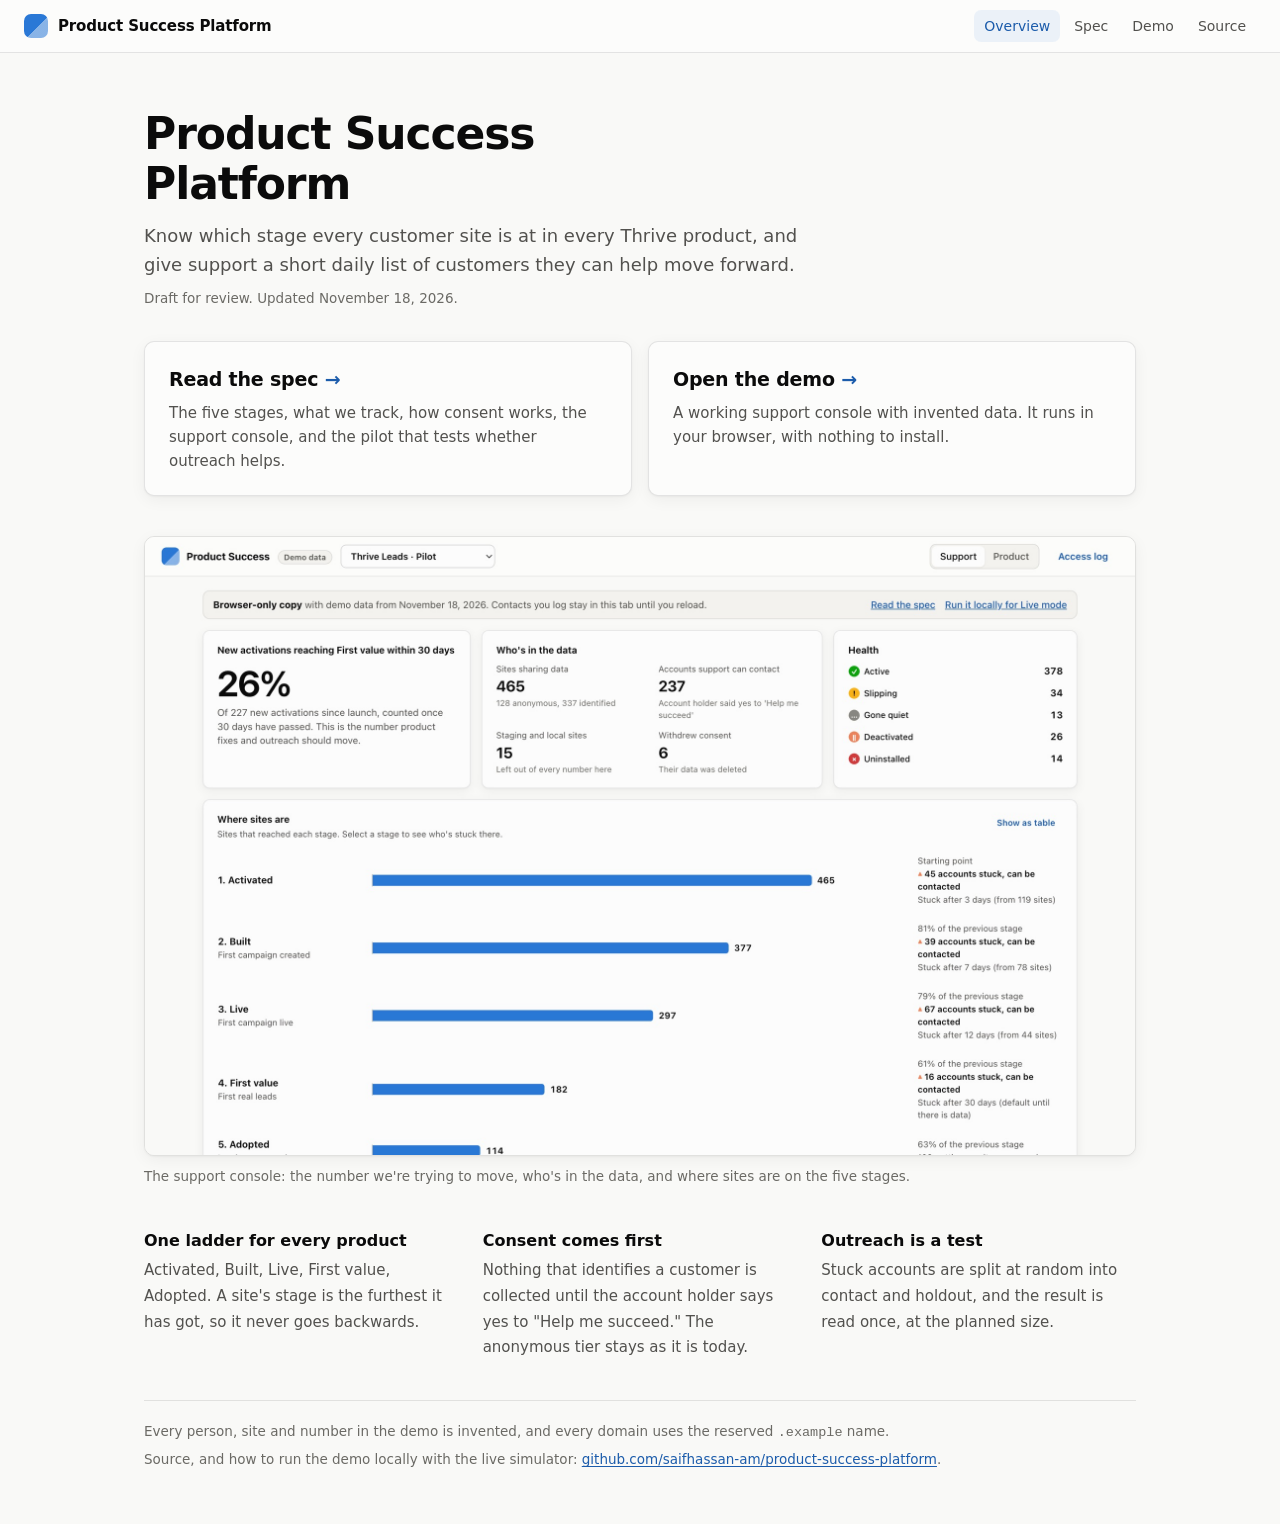
<file: docs/index.html>
<!doctype html>
<html lang="en">
<head>
  <meta charset="utf-8">
  <meta name="viewport" content="width=device-width, initial-scale=1">
  <meta name="robots" content="noindex, nofollow">
  <meta name="description" content="A plan for knowing which stage every customer site is at in every Thrive product, and a support console that helps move them forward.">
  <title>Product Success Platform</title>
  <link rel="icon" href="favicon.svg" type="image/svg+xml">
  <link rel="stylesheet" href="site.css">
</head>
<body>
  <a class="skip" href="#content">Skip to the content</a>

  <header class="topbar">
    <a class="brand" href="./"><span class="brand-mark" aria-hidden="true"></span>Product Success Platform</a>
    <nav class="nav" aria-label="Site">
      <a href="./" aria-current="page">Overview</a>
      <a href="spec/">Spec</a>
      <a href="demo/">Demo</a>
      <a href="https://github.com/saifhassan-am/product-success-platform">Source</a>
    </nav>
  </header>

  <main class="home" id="content">
    <h1>Product Success Platform</h1>
    <p class="lede">Know which stage every customer site is at in every Thrive product, and give support a short daily list of customers they can help move forward.</p>
    <p class="status">Draft for review. Updated November 18, 2026.</p>

    <div class="choices">
      <a class="choice" href="spec/">
        <h2>Read the spec</h2>
        <p>The five stages, what we track, how consent works, the support console, and the pilot that tests whether outreach helps.</p>
      </a>
      <a class="choice" href="demo/">
        <h2>Open the demo</h2>
        <p>A working support console with invented data. It runs in your browser, with nothing to install.</p>
      </a>
    </div>

    <figure class="shot">
      <a href="demo/" aria-label="Open the demo"><img src="console.jpg" alt="The demo console: the main measure, who's in the data, health counts, and a bar for each of the five stages" width="2000" height="1250"></a>
      <figcaption>The support console: the number we're trying to move, who's in the data, and where sites are on the five stages.</figcaption>
    </figure>

    <ul class="points">
      <li><strong>One ladder for every product</strong><span>Activated, Built, Live, First value, Adopted. A site's stage is the furthest it has got, so it never goes backwards.</span></li>
      <li><strong>Consent comes first</strong><span>Nothing that identifies a customer is collected until the account holder says yes to "Help me succeed." The anonymous tier stays as it is today.</span></li>
      <li><strong>Outreach is a test</strong><span>Stuck accounts are split at random into contact and holdout, and the result is read once, at the planned size.</span></li>
    </ul>

    <footer class="foot">
      <p>Every person, site and number in the demo is invented, and every domain uses the reserved <code>.example</code> name.</p>
      <p>Source, and how to run the demo locally with the live simulator: <a href="https://github.com/saifhassan-am/product-success-platform">github.com/saifhassan-am/product-success-platform</a>.</p>
    </footer>
  </main>
</body>
</html>
</file>
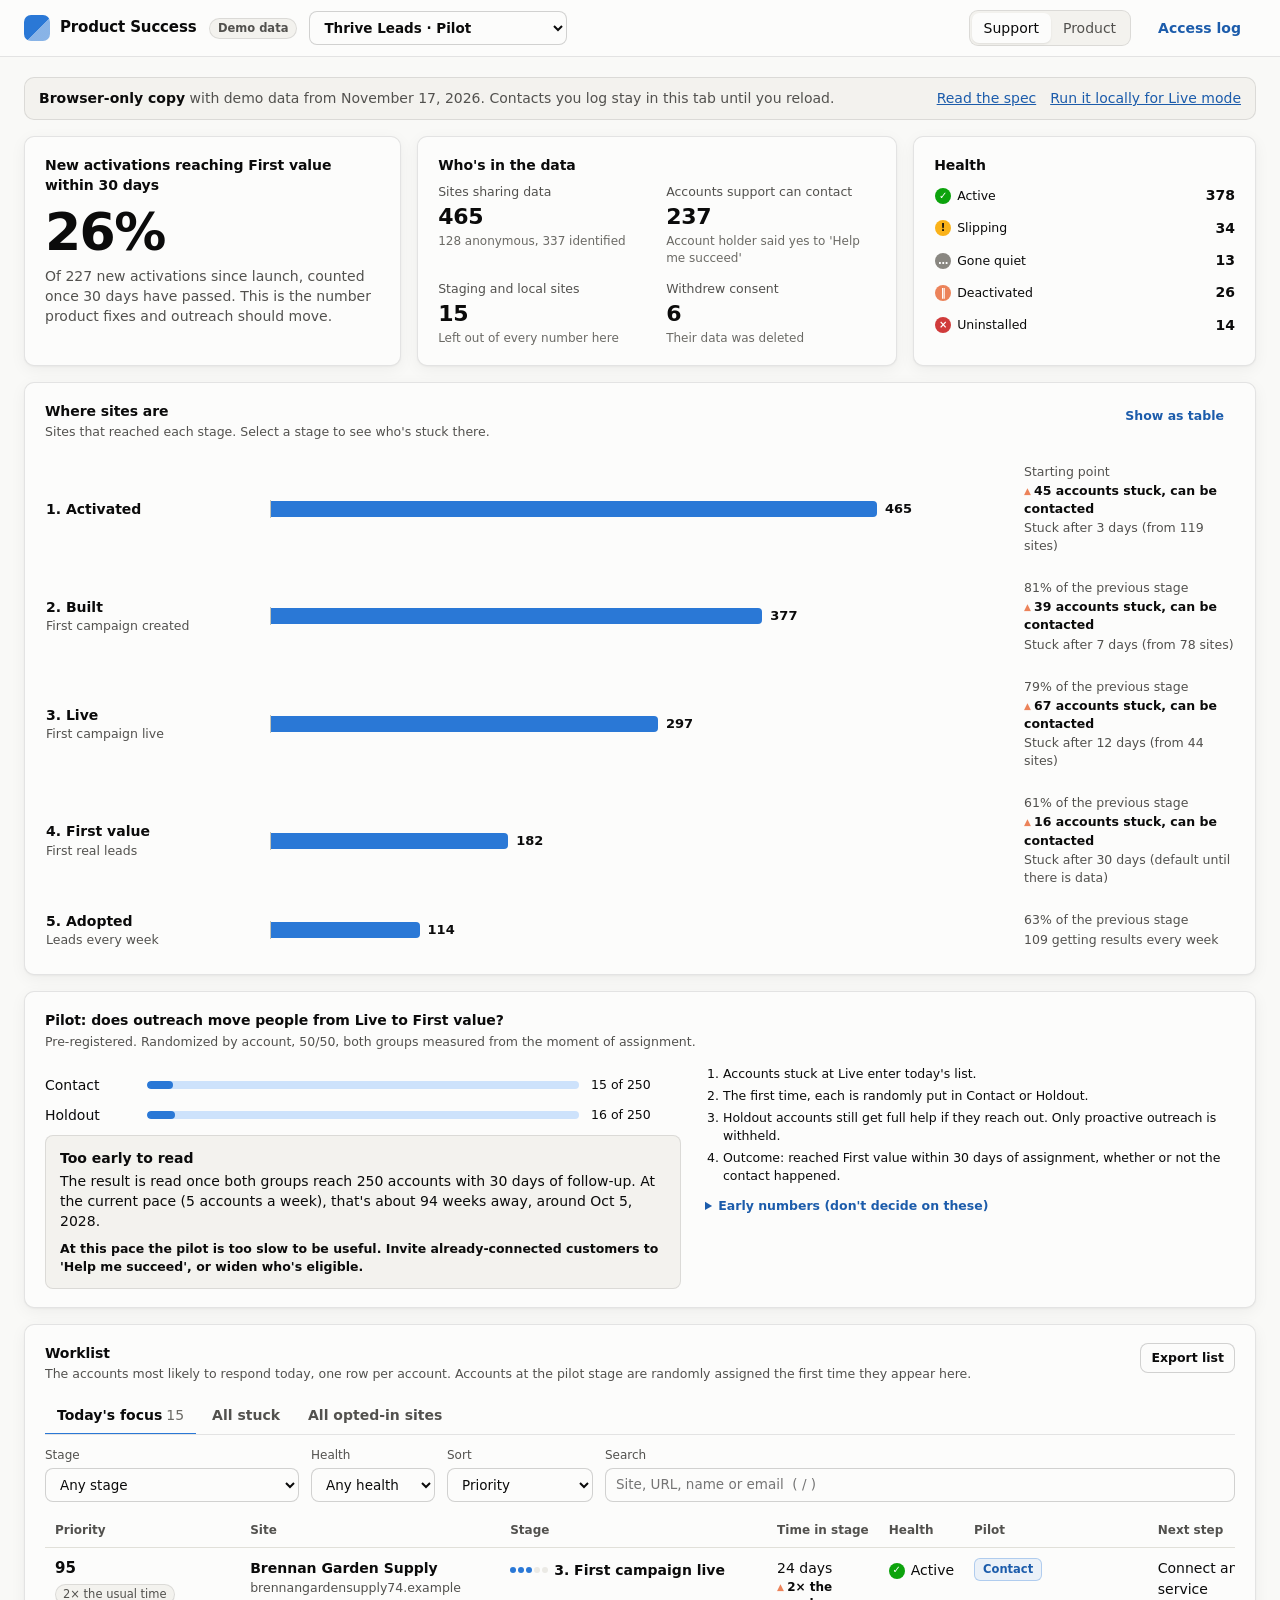
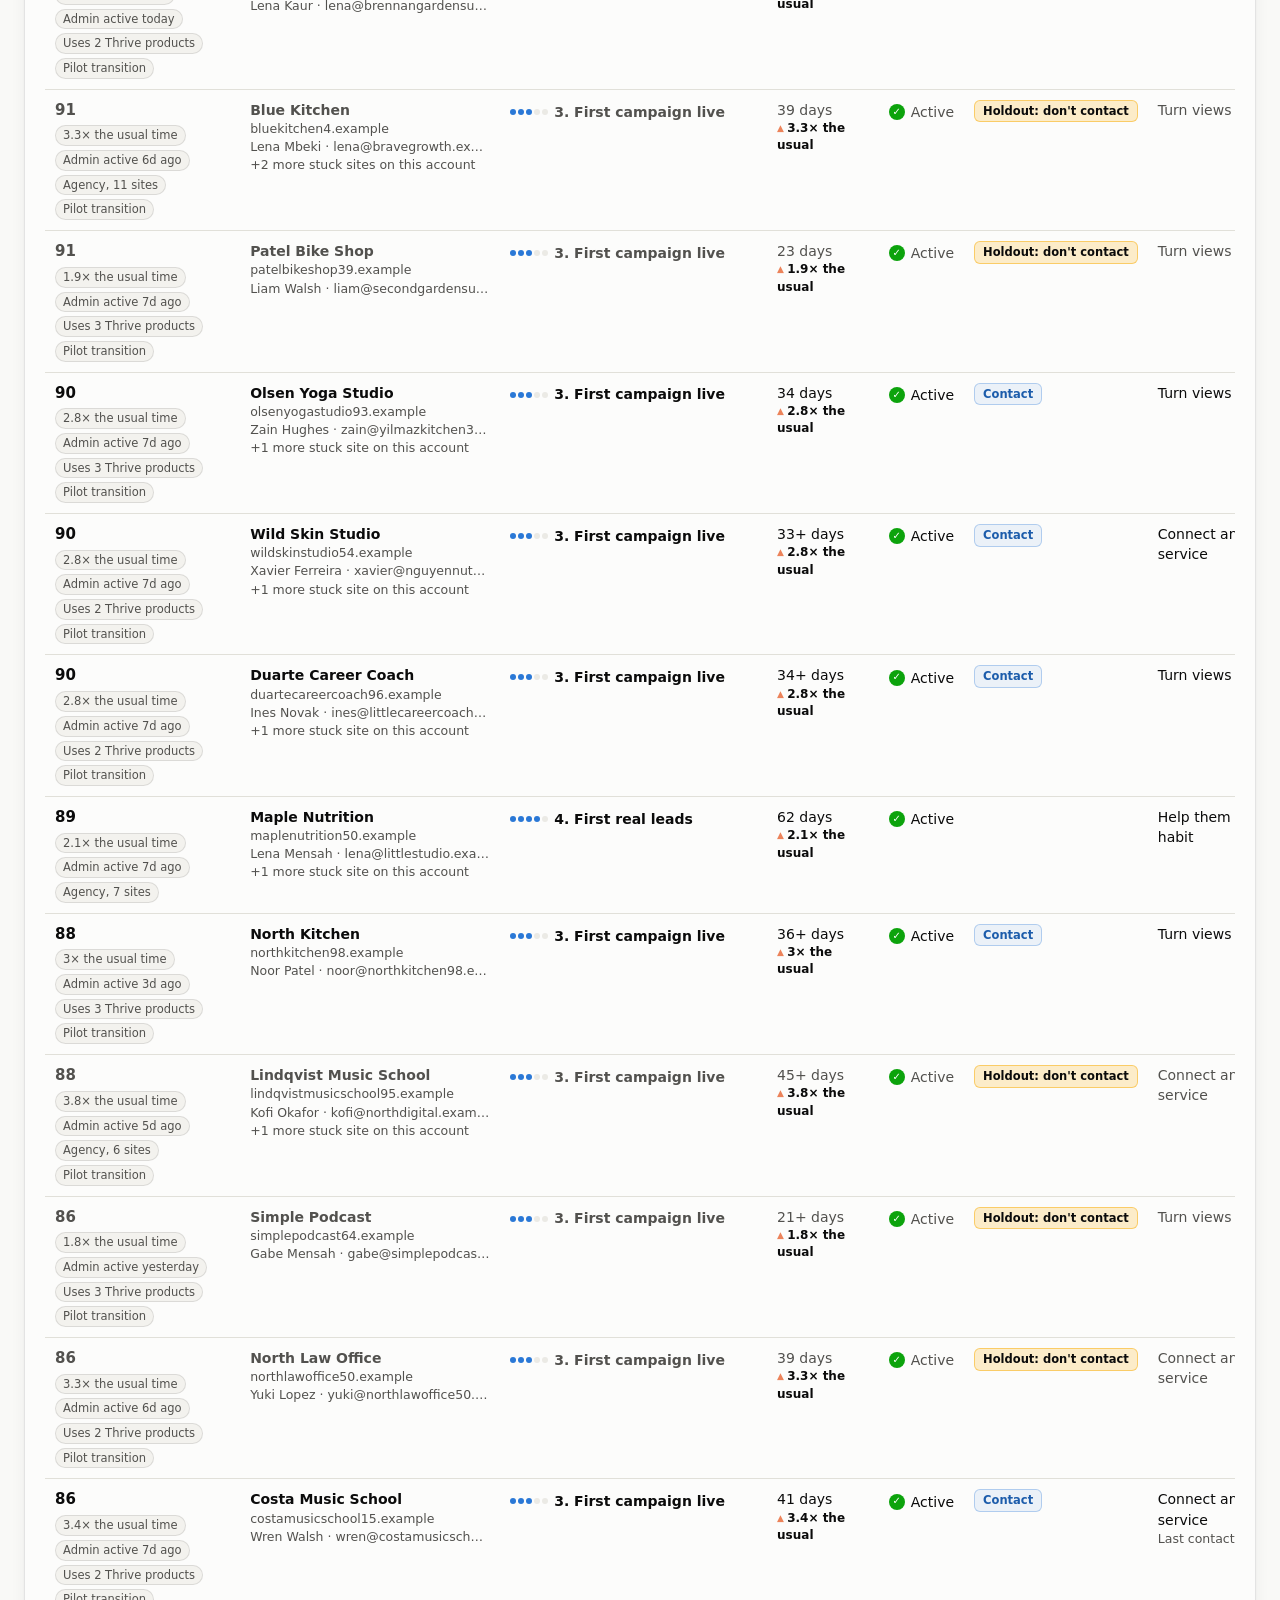
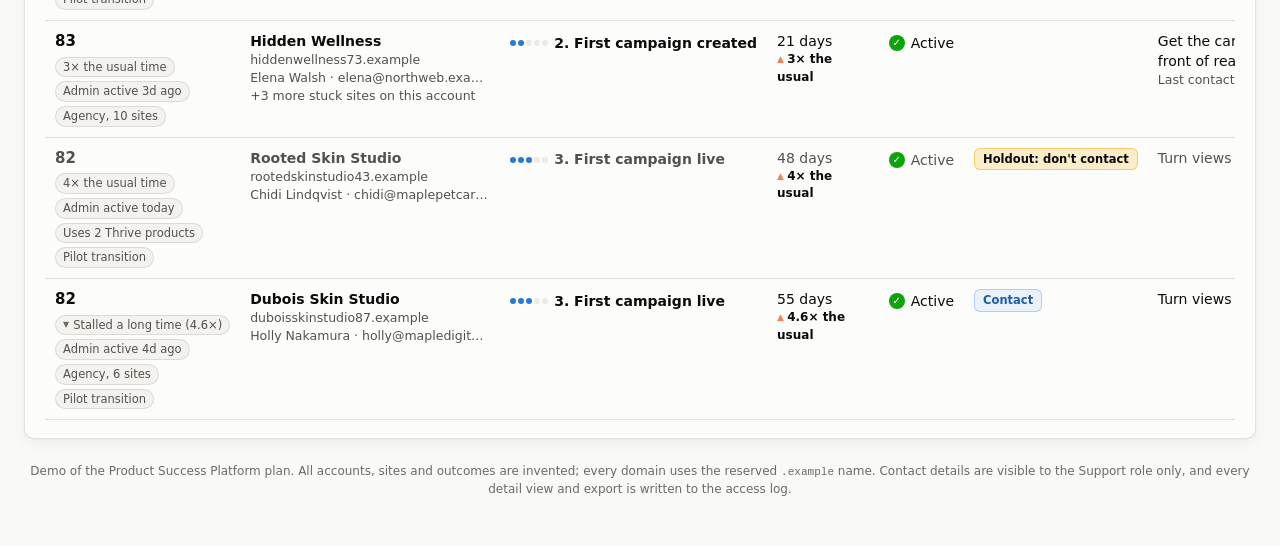
<file: docs/demo/index.html>
<!doctype html>
<html lang="en">
<head>
  <meta charset="utf-8">
  <meta name="viewport" content="width=device-width, initial-scale=1">
  <meta name="robots" content="noindex, nofollow">
  <meta name="description" content="A working model of the Product Success Platform support console, with invented data.">
  <link rel="icon" href="../favicon.svg" type="image/svg+xml">
  <title>Product Success Console (demo)</title>
  <link rel="stylesheet" href="app.css">
</head>
<body>
  <a class="skip" href="#worklist">Skip to the worklist</a>

  <header class="topbar">
    <div class="brand">
      <span class="brand-mark" aria-hidden="true"></span>
      <div>
        <strong>Product Success</strong>
        <span class="demo-badge" title="Every person, site and number here is invented">Demo data</span>
      </div>
    </div>

    <label class="field product-field">
      <span class="sr-only">Product</span>
      <select id="product"></select>
    </label>

    <div class="topbar-spacer"></div>

    <div class="segmented" role="group" aria-label="Viewing as">
      <button type="button" data-role="support" aria-pressed="true">Support</button>
      <button type="button" data-role="pm" aria-pressed="false">Product</button>
    </div>

    <button type="button" class="ghost" id="open-access-log">Access log</button>
  </header>

  <main>
    <p class="snapshot-note" role="note">
      <span><strong>Browser-only copy</strong> with demo data from <span id="snapshot-date">the last build</span>. Contacts you log stay in this tab until you reload.</span>
      <span class="links">
        <a href="../spec/">Read the spec</a>
        <a href="https://github.com/saifhassan-am/product-success-platform/tree/main/demo#run-it">Run it locally for Live mode</a>
      </span>
    </p>
    <p class="role-note" id="role-note" hidden></p>

    <section class="summary" aria-label="Summary">
      <article class="card hero-card">
        <h2 class="card-title" id="hero-label">New activations reaching First value within 30 days</h2>
        <p class="hero" id="hero-value">&nbsp;</p>
        <p class="muted" id="hero-sub"></p>
      </article>

      <article class="card">
        <h2 class="card-title">Who's in the data</h2>
        <div class="tiles" id="coverage"></div>
      </article>

      <article class="card">
        <h2 class="card-title">Health</h2>
        <ul class="health-list" id="health"></ul>
      </article>
    </section>

    <section class="card" aria-labelledby="funnel-title">
      <div class="card-head">
        <div>
          <h2 class="card-title" id="funnel-title">Where sites are</h2>
          <p class="muted small">Sites that reached each stage. Select a stage to see who's stuck there.</p>
        </div>
        <button type="button" class="ghost small" id="funnel-table-toggle" aria-expanded="false">Show as table</button>
      </div>
      <div class="funnel" id="funnel"></div>
      <div class="table-wrap" id="funnel-table" hidden></div>
    </section>

    <section class="card pilot" id="pilot" hidden aria-labelledby="pilot-title"></section>

    <section class="card" id="worklist" aria-labelledby="worklist-title">
      <div class="card-head">
        <div>
          <h2 class="card-title" id="worklist-title">Worklist</h2>
          <p class="muted small" id="worklist-sub"></p>
        </div>
        <button type="button" class="secondary small" id="export">Export list</button>
      </div>

      <div class="tabs" role="tablist" aria-label="Worklist view">
        <button type="button" role="tab" data-view="today" aria-selected="true">Today's focus</button>
        <button type="button" role="tab" data-view="stuck" aria-selected="false">All stuck</button>
        <button type="button" role="tab" data-view="all" aria-selected="false">All opted-in sites</button>
      </div>

      <div class="filters">
        <label class="field">
          <span>Stage</span>
          <select id="filter-stage">
            <option value="">Any stage</option>
          </select>
        </label>
        <label class="field">
          <span>Health</span>
          <select id="filter-health">
            <option value="">Any health</option>
            <option value="active">Active</option>
            <option value="slipping">Slipping</option>
            <option value="quiet">Gone quiet</option>
            <option value="deactivated">Deactivated</option>
            <option value="uninstalled">Uninstalled</option>
          </select>
        </label>
        <label class="field">
          <span>Sort</span>
          <select id="filter-sort">
            <option value="">Priority</option>
            <option value="recent">Recently active</option>
          </select>
        </label>
        <label class="field grow">
          <span>Search</span>
          <input type="search" id="filter-q" placeholder="Site, URL, name or email  ( / )" autocomplete="off">
        </label>
        <button type="button" class="ghost small" id="filter-clear" hidden>Clear filters</button>
      </div>

      <div class="table-wrap" id="worklist-table"></div>
    </section>

    <footer class="footnote">
      Demo of the Product Success Platform plan. All accounts, sites and outcomes are invented;
      every domain uses the reserved <code>.example</code> name. Contact details are visible to the Support role only,
      and every detail view and export is written to the access log.
    </footer>
  </main>

  <div class="scrim" id="scrim" hidden></div>
  <aside class="drawer" id="drawer" role="dialog" aria-modal="true" aria-labelledby="drawer-title" hidden>
    <div class="drawer-inner" id="drawer-body"></div>
  </aside>

  <div class="modal" id="access-log" role="dialog" aria-modal="true" aria-labelledby="access-log-title" hidden>
    <div class="modal-card">
      <div class="card-head">
        <h2 class="card-title" id="access-log-title">Access log</h2>
        <button type="button" class="icon-btn" data-close aria-label="Close">×</button>
      </div>
      <p class="muted small">Who looked at or exported personal data, newest first.</p>
      <div class="table-wrap" id="access-log-body"></div>
    </div>
  </div>

  <div class="tooltip" id="tooltip" role="tooltip" hidden></div>
  <div class="toasts" id="toasts" aria-live="polite"></div>

  <script src="static-api.js"></script>

  <script src="app.js"></script>
</body>
</html>
</file>
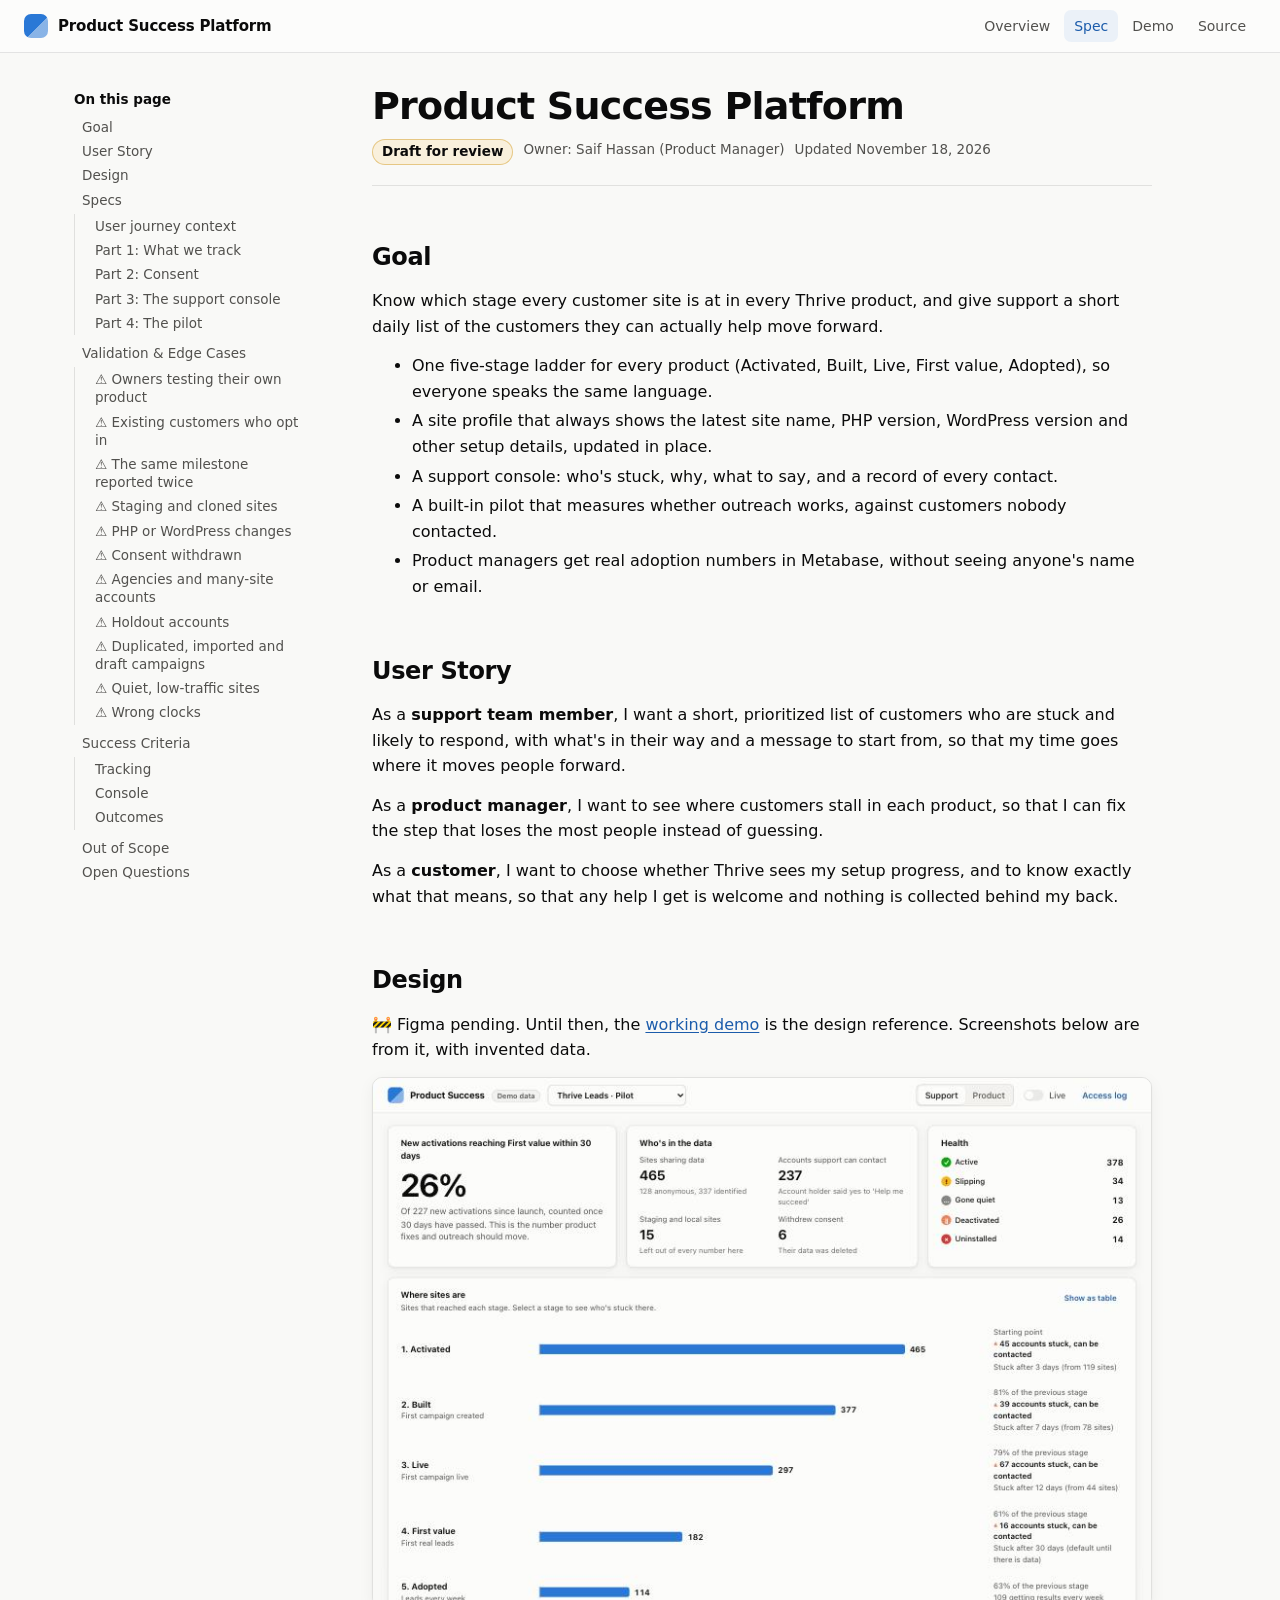
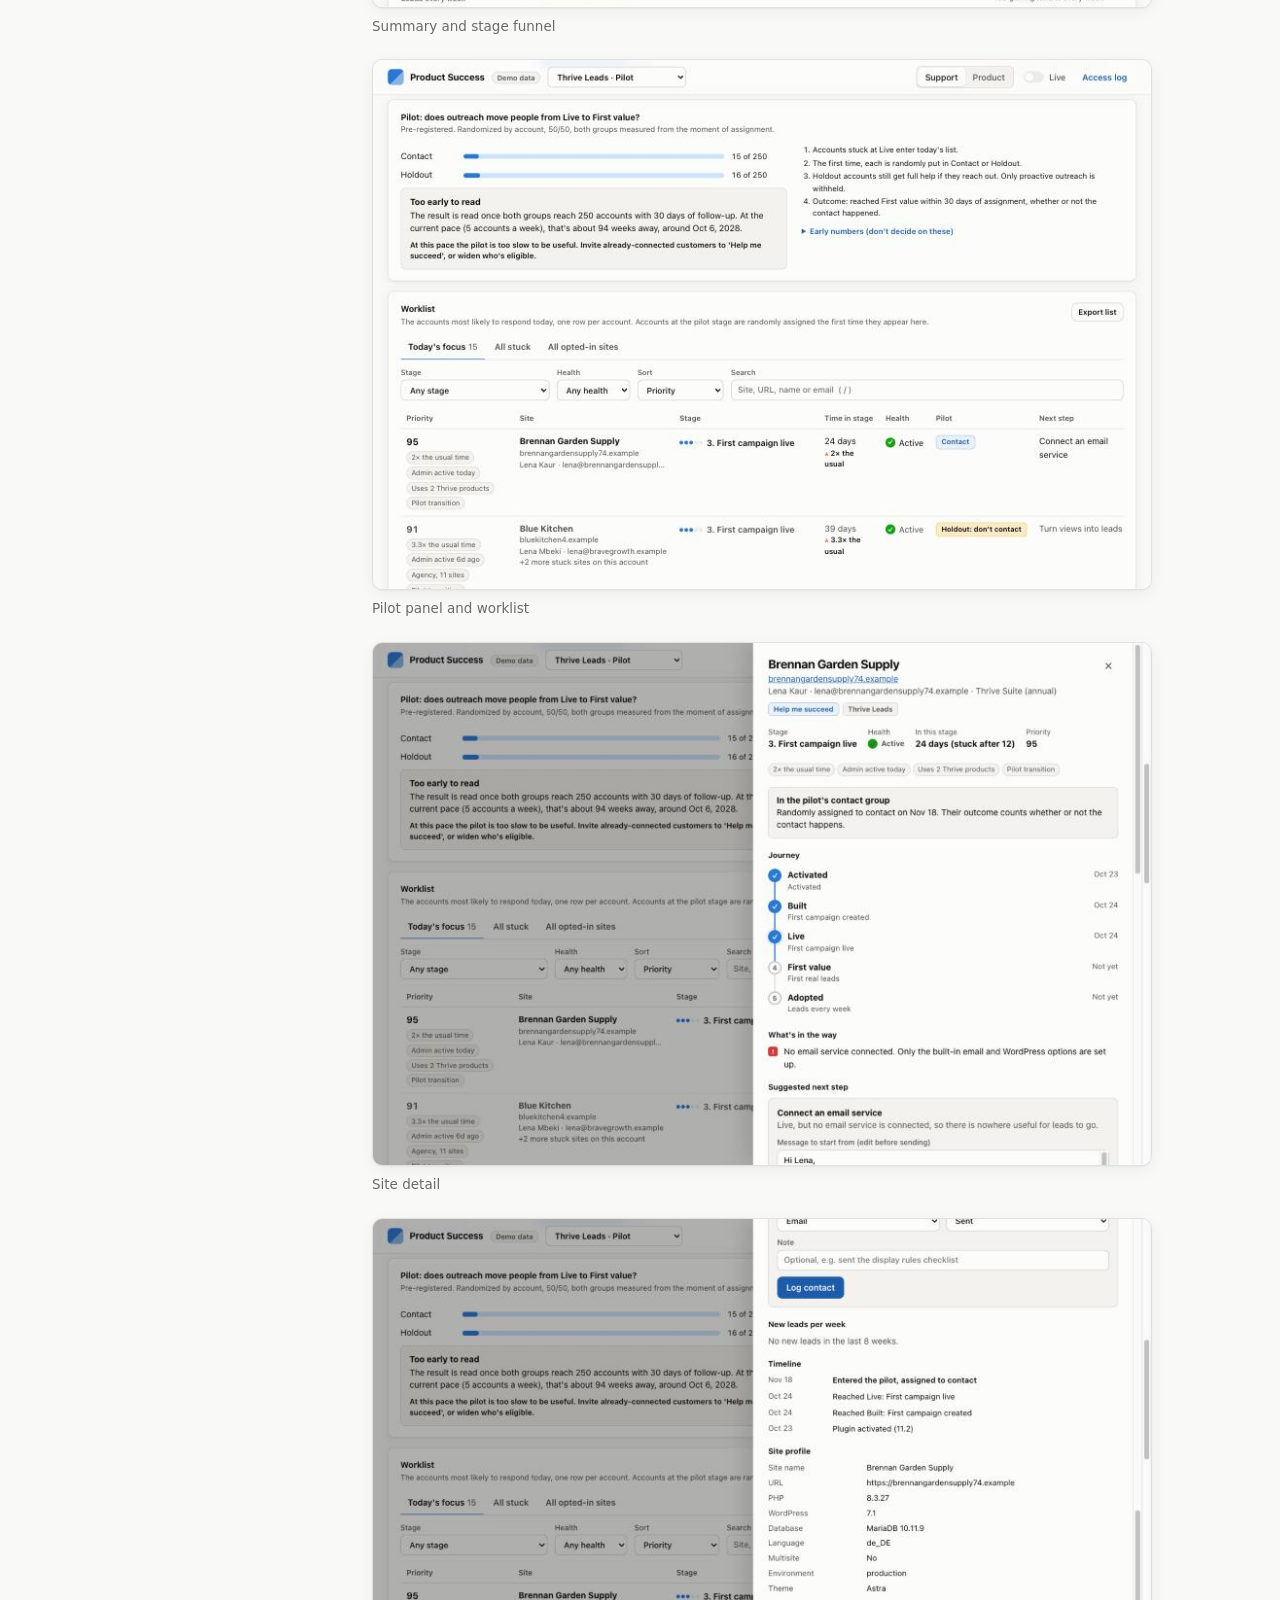
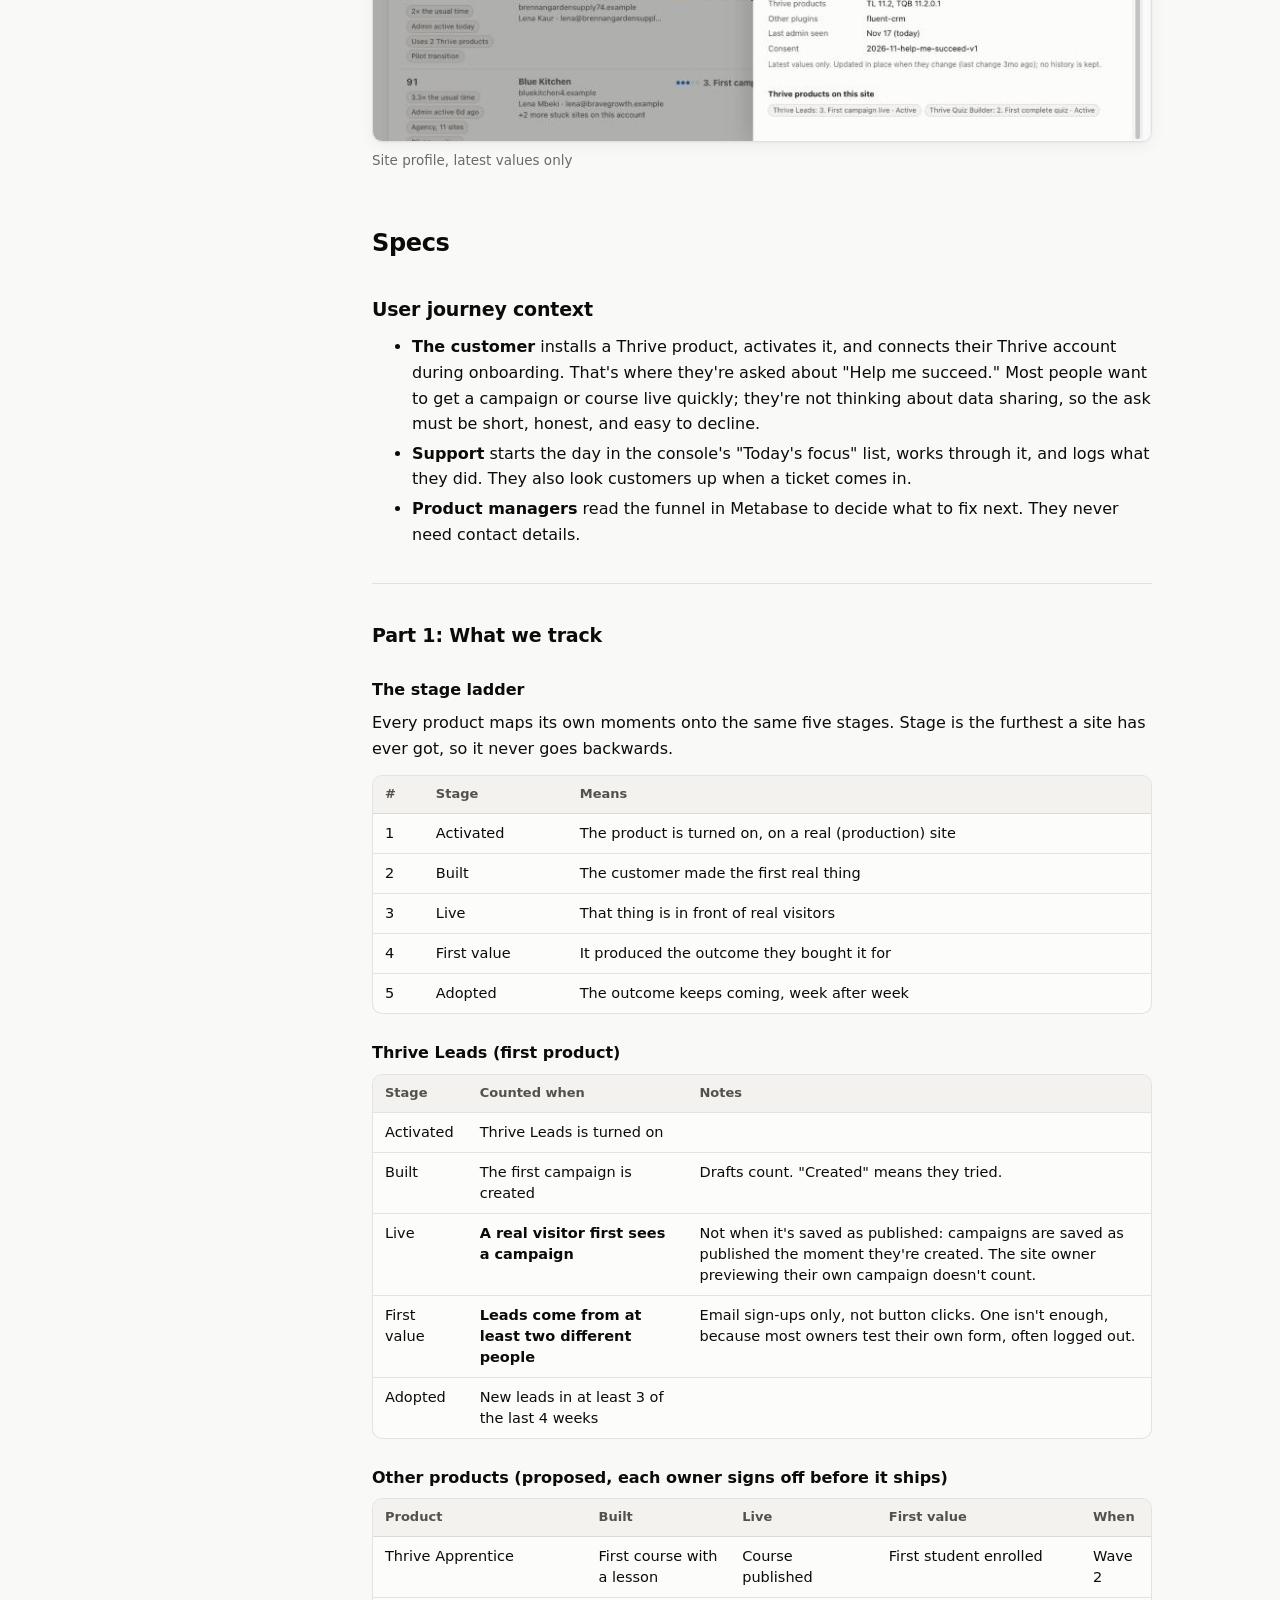
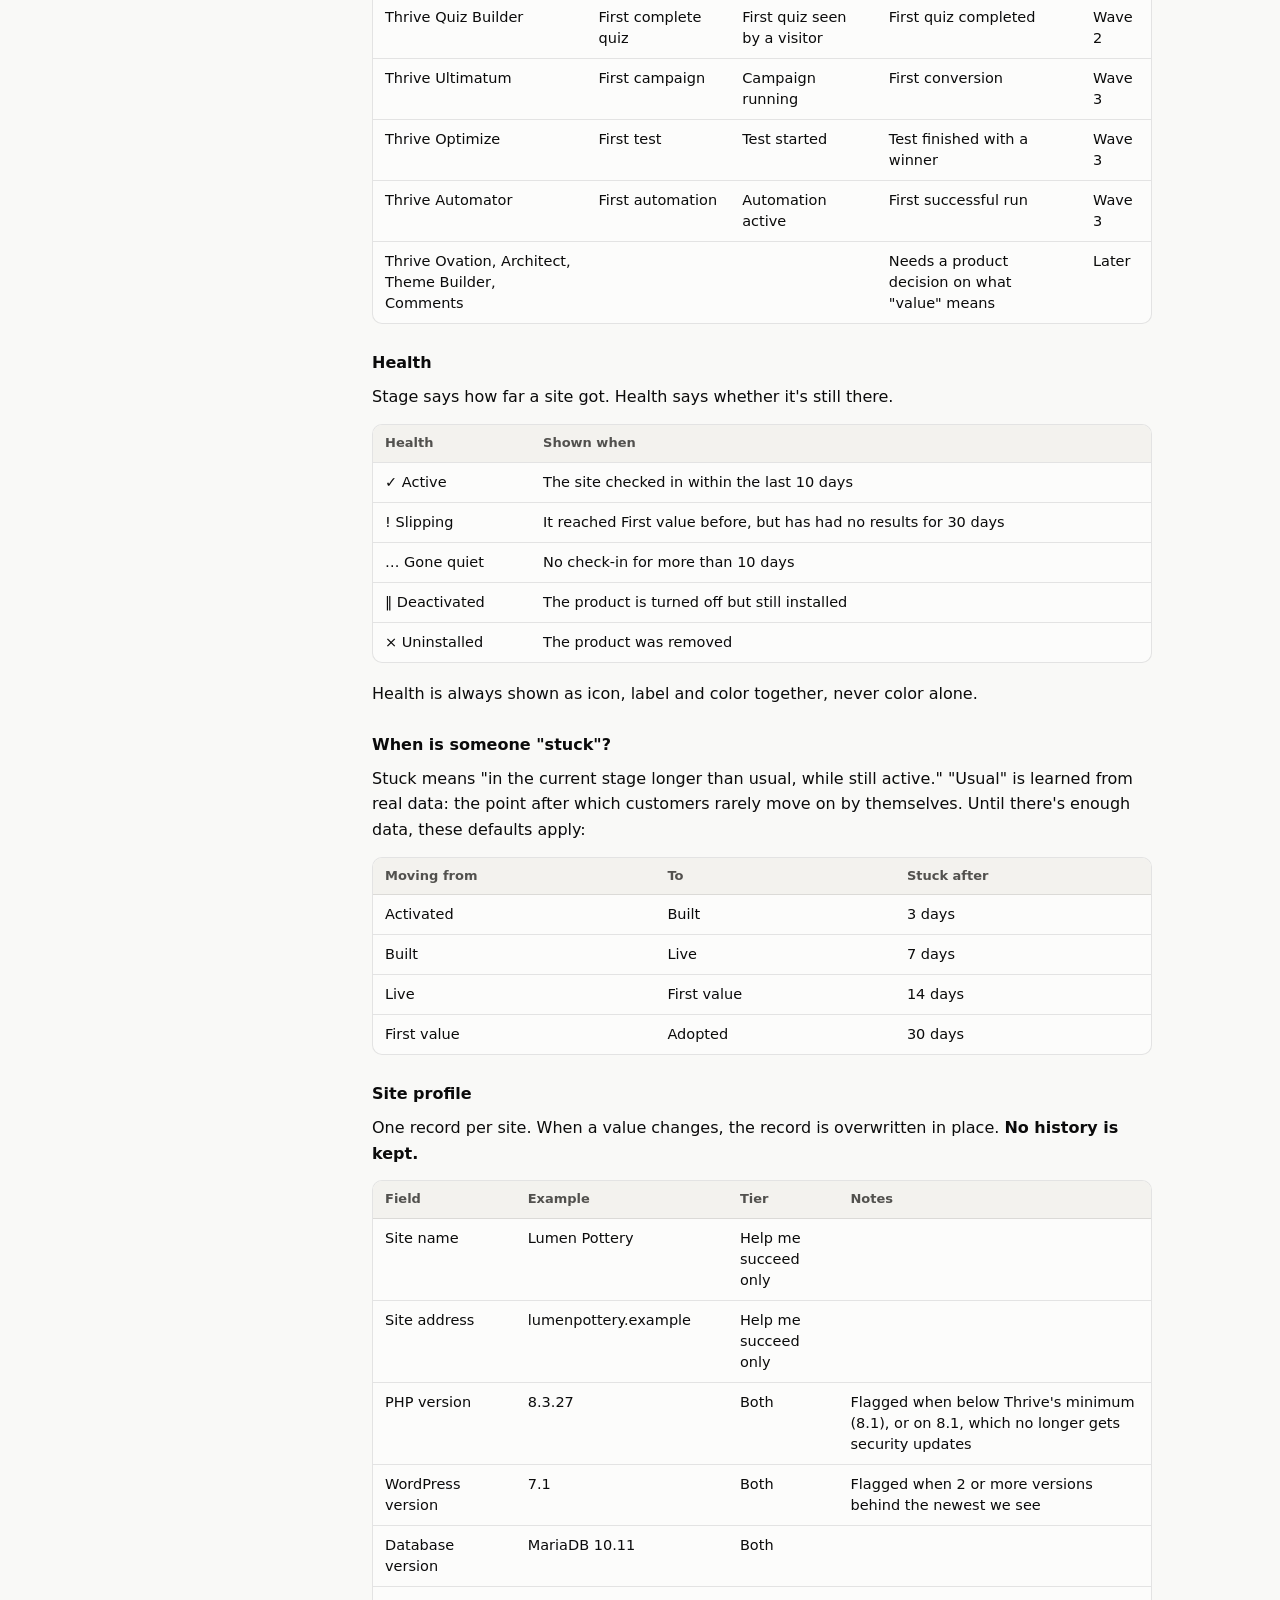
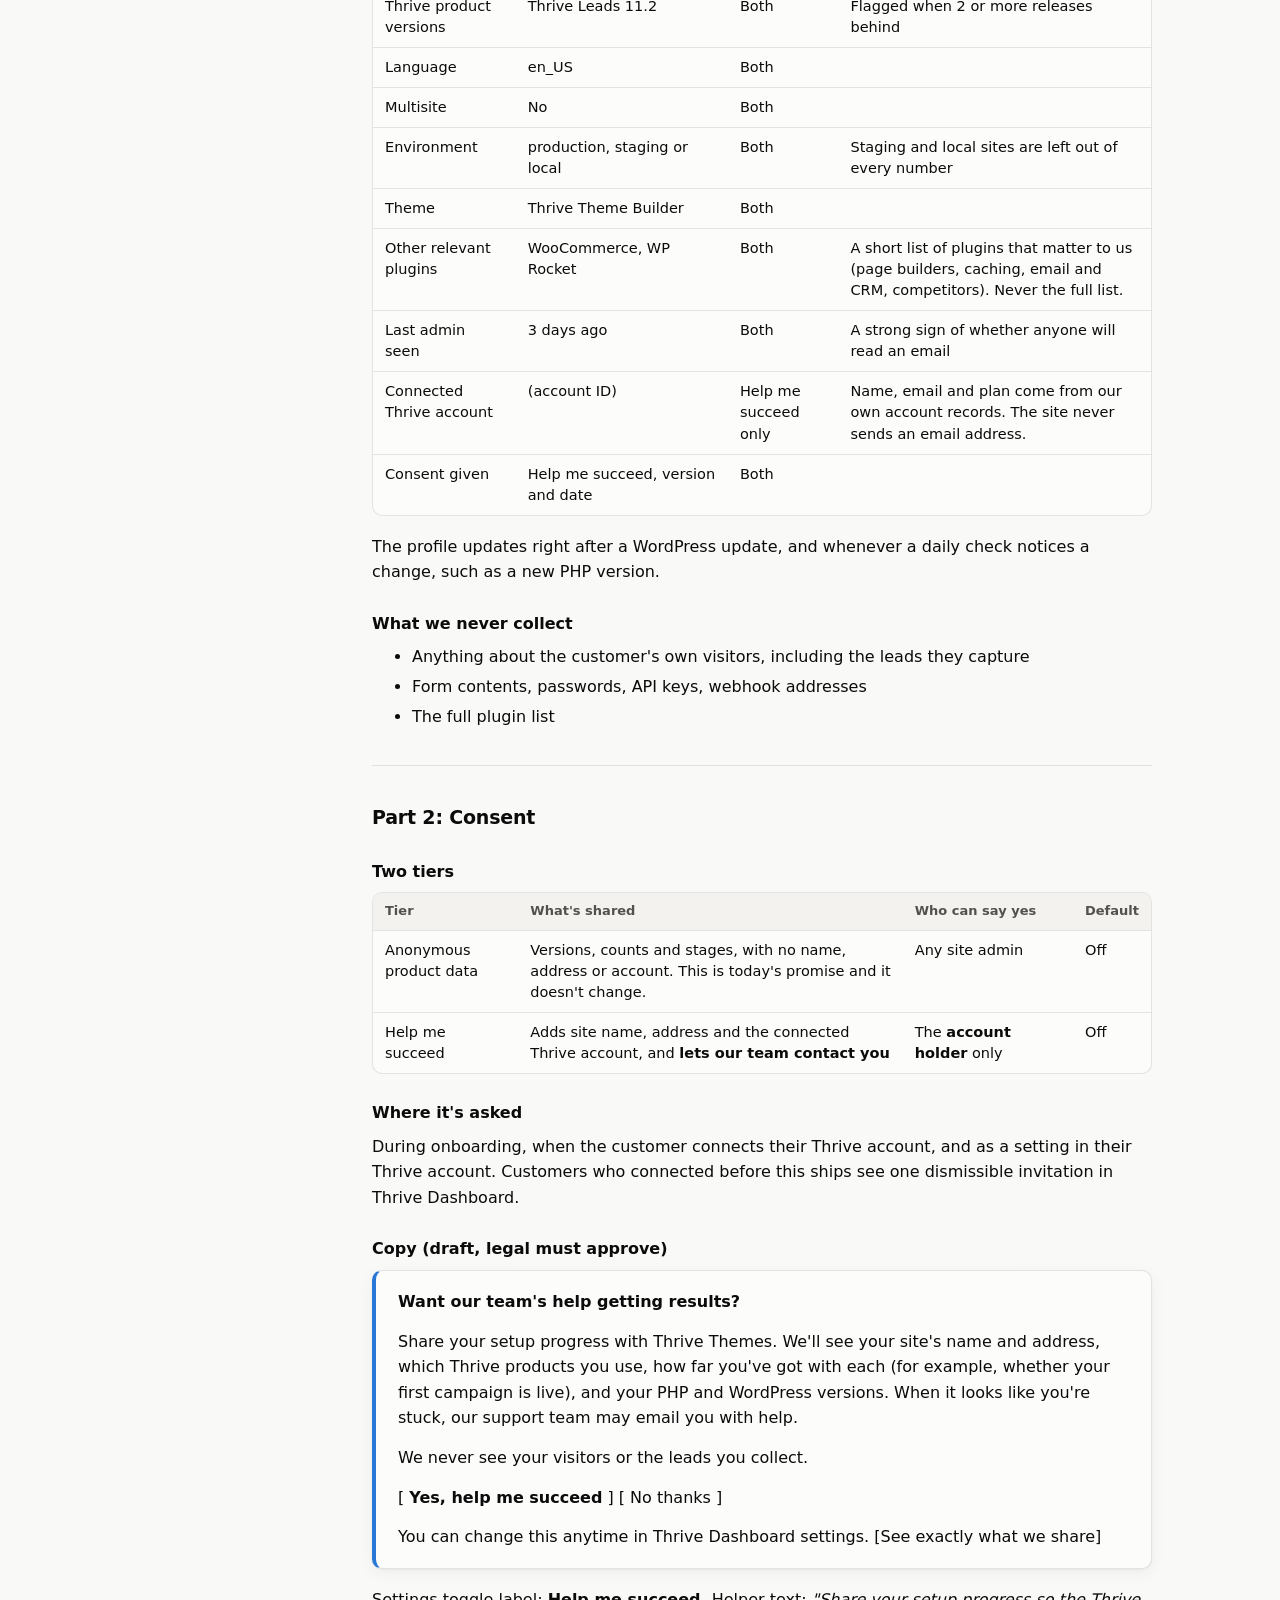
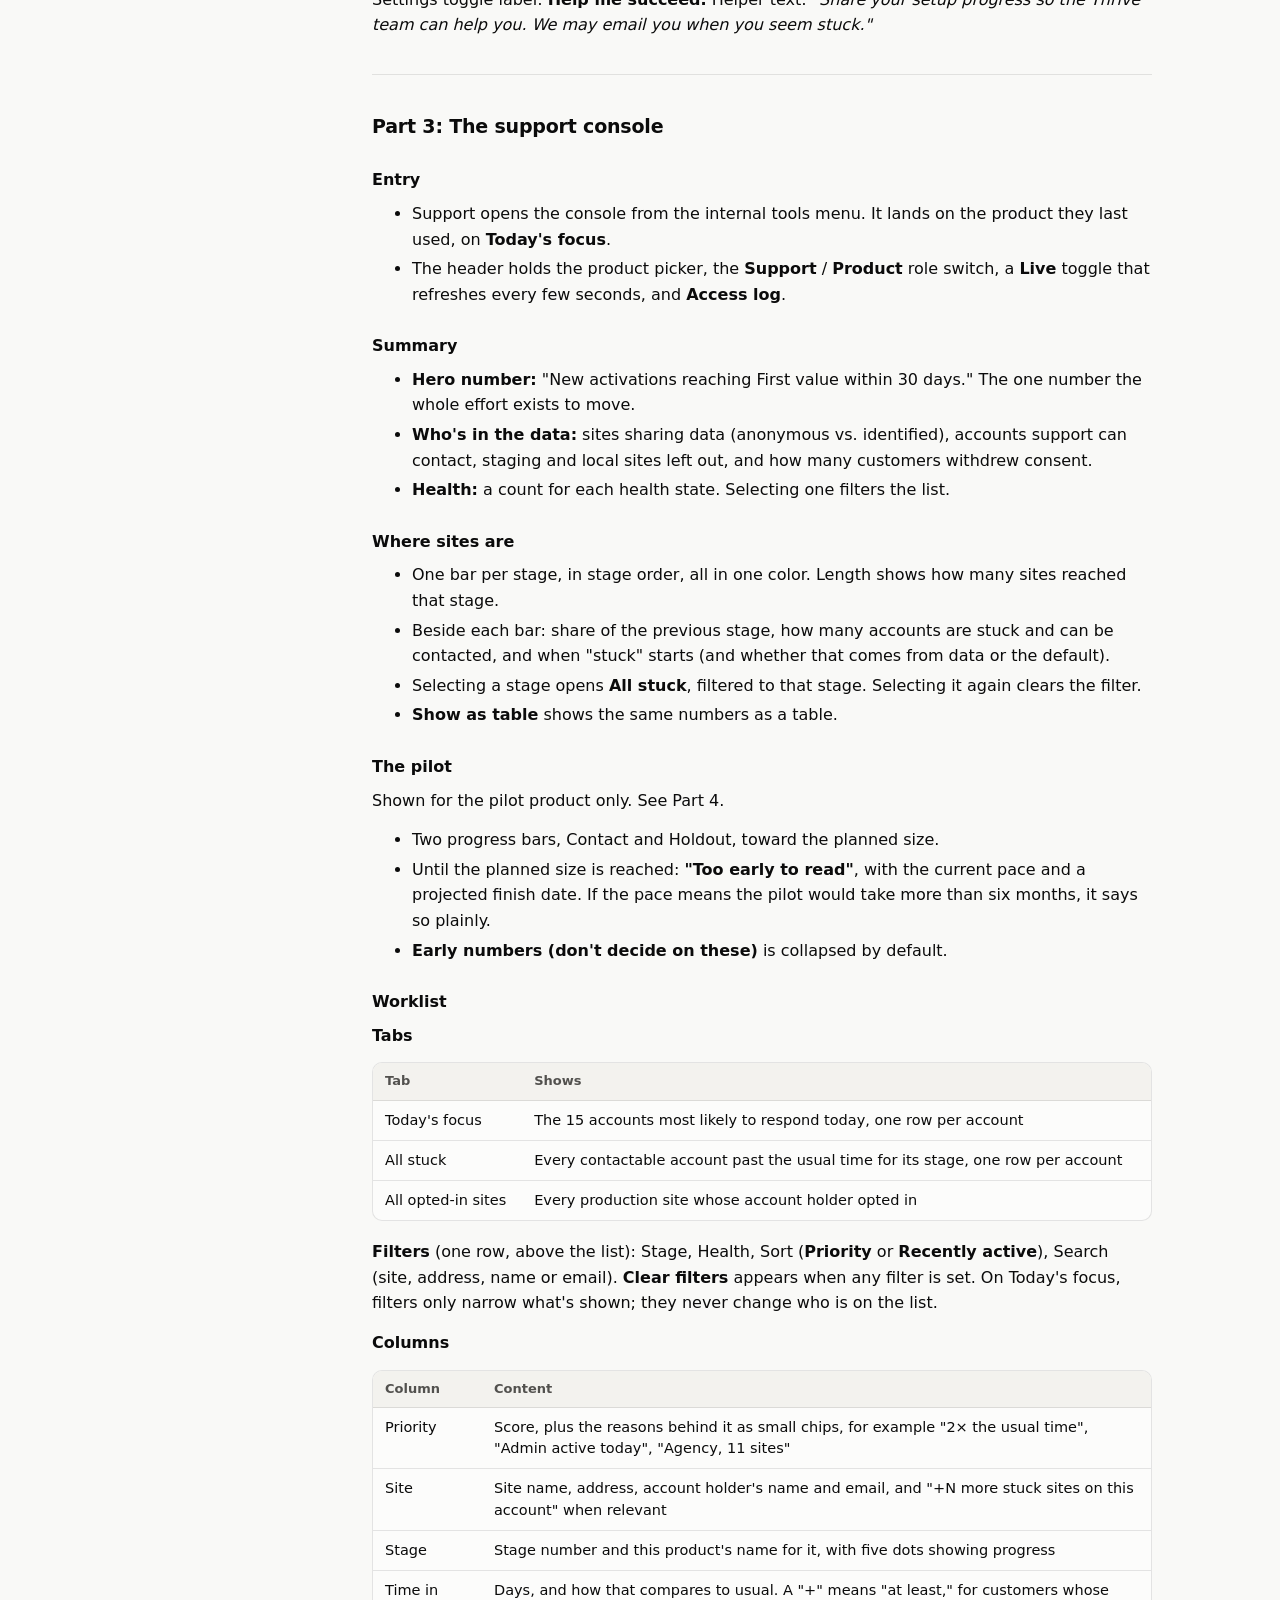
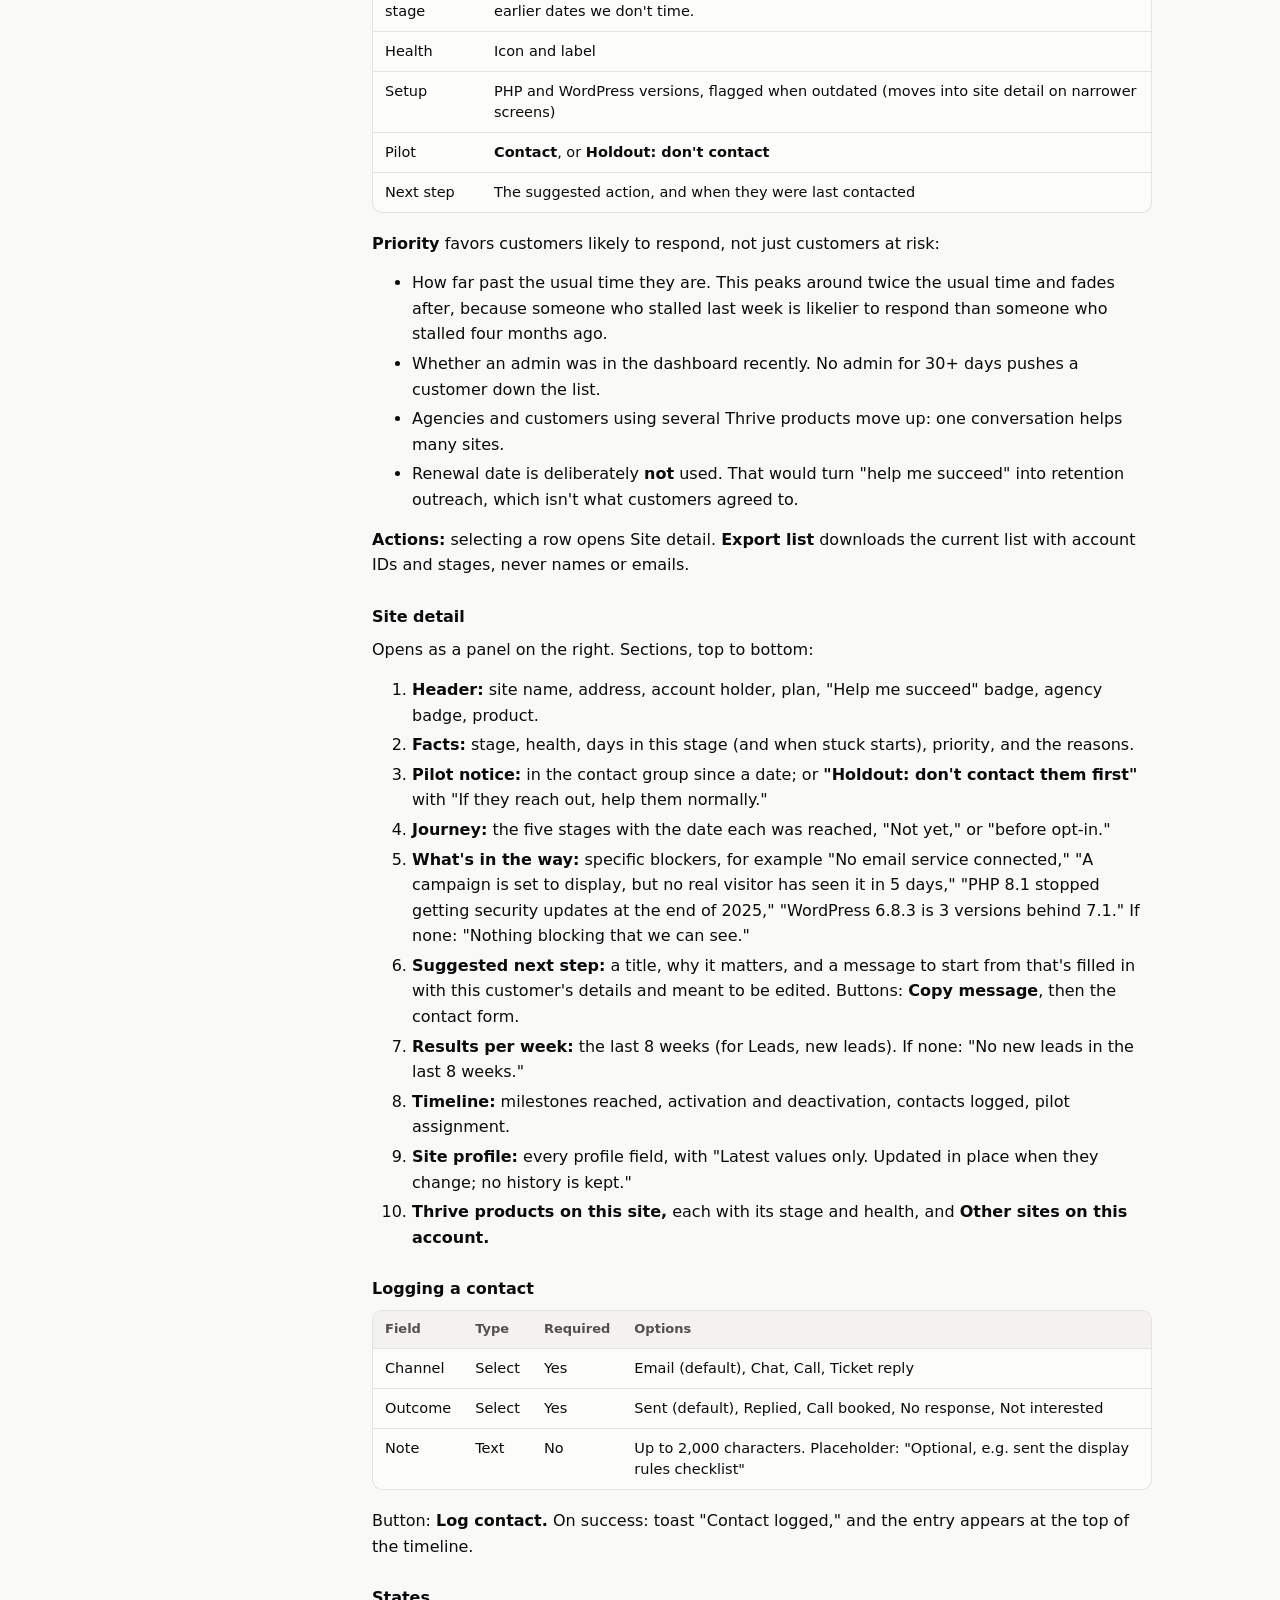
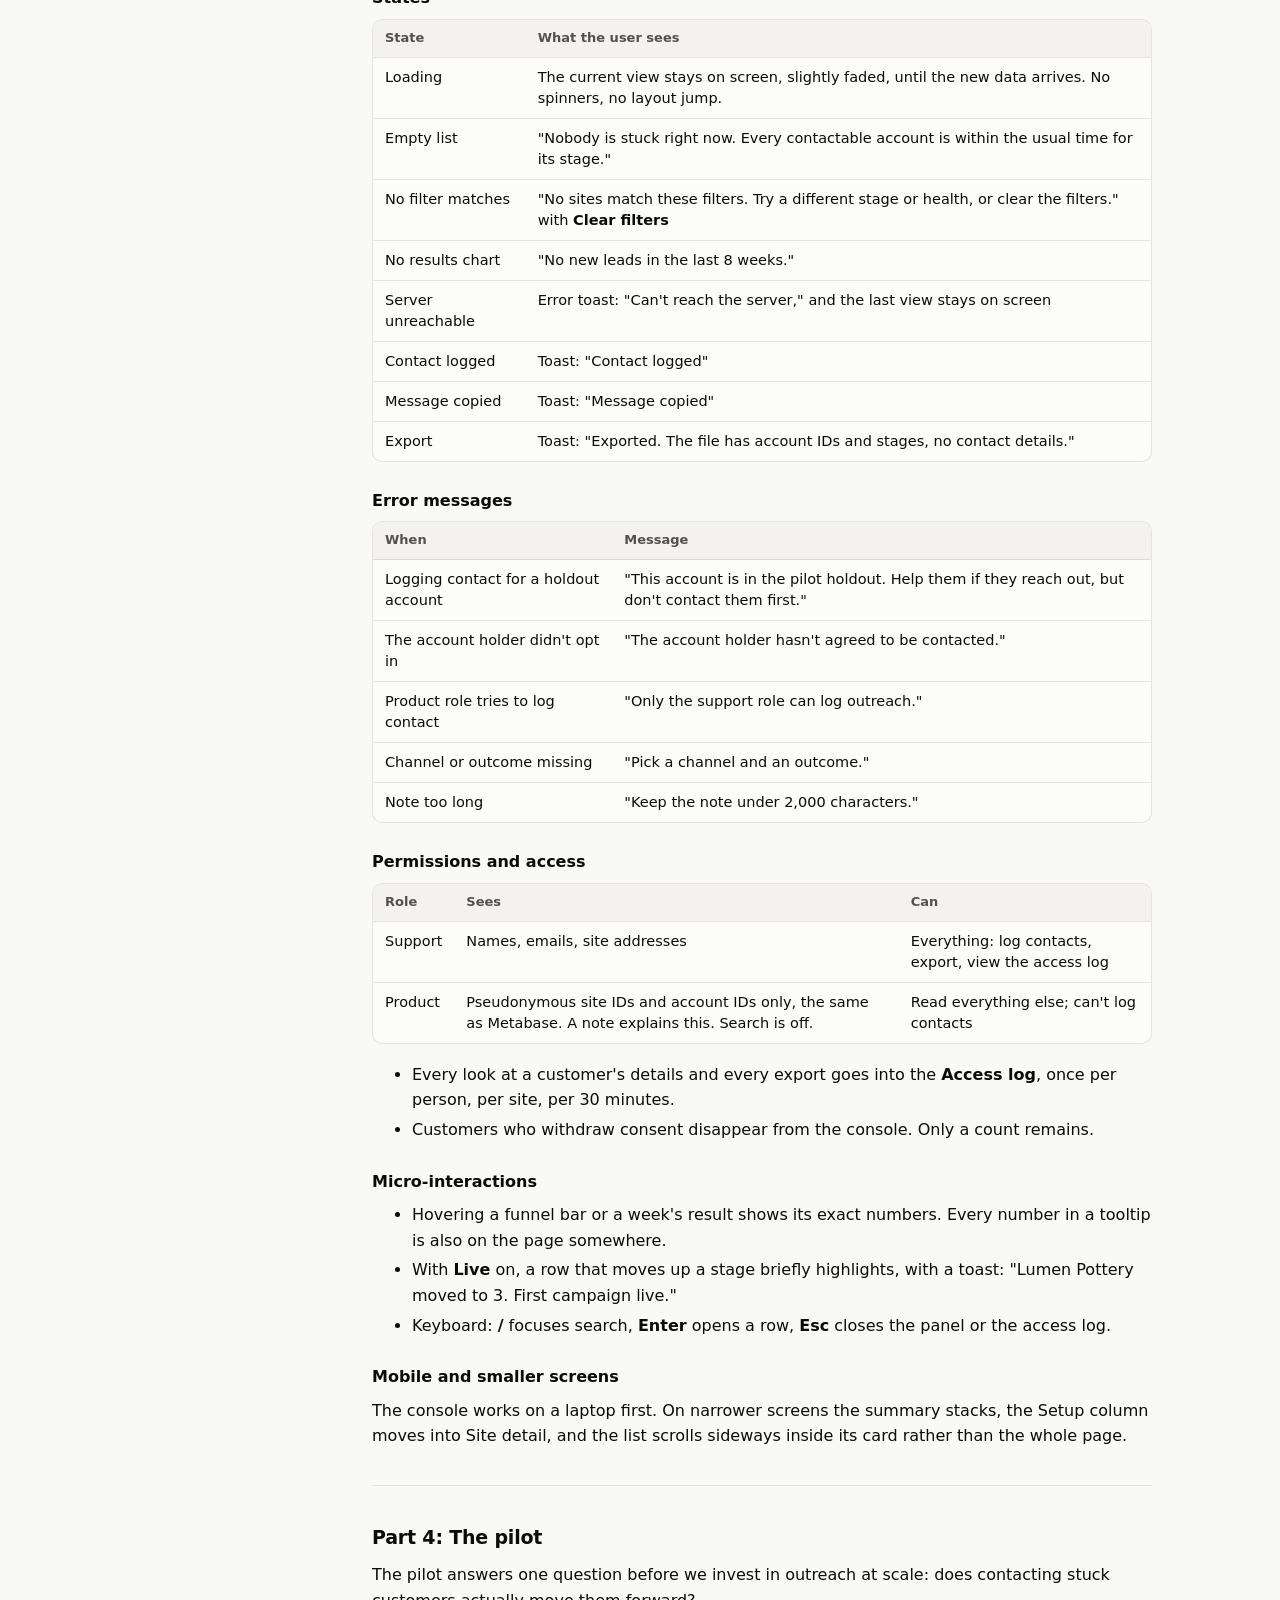
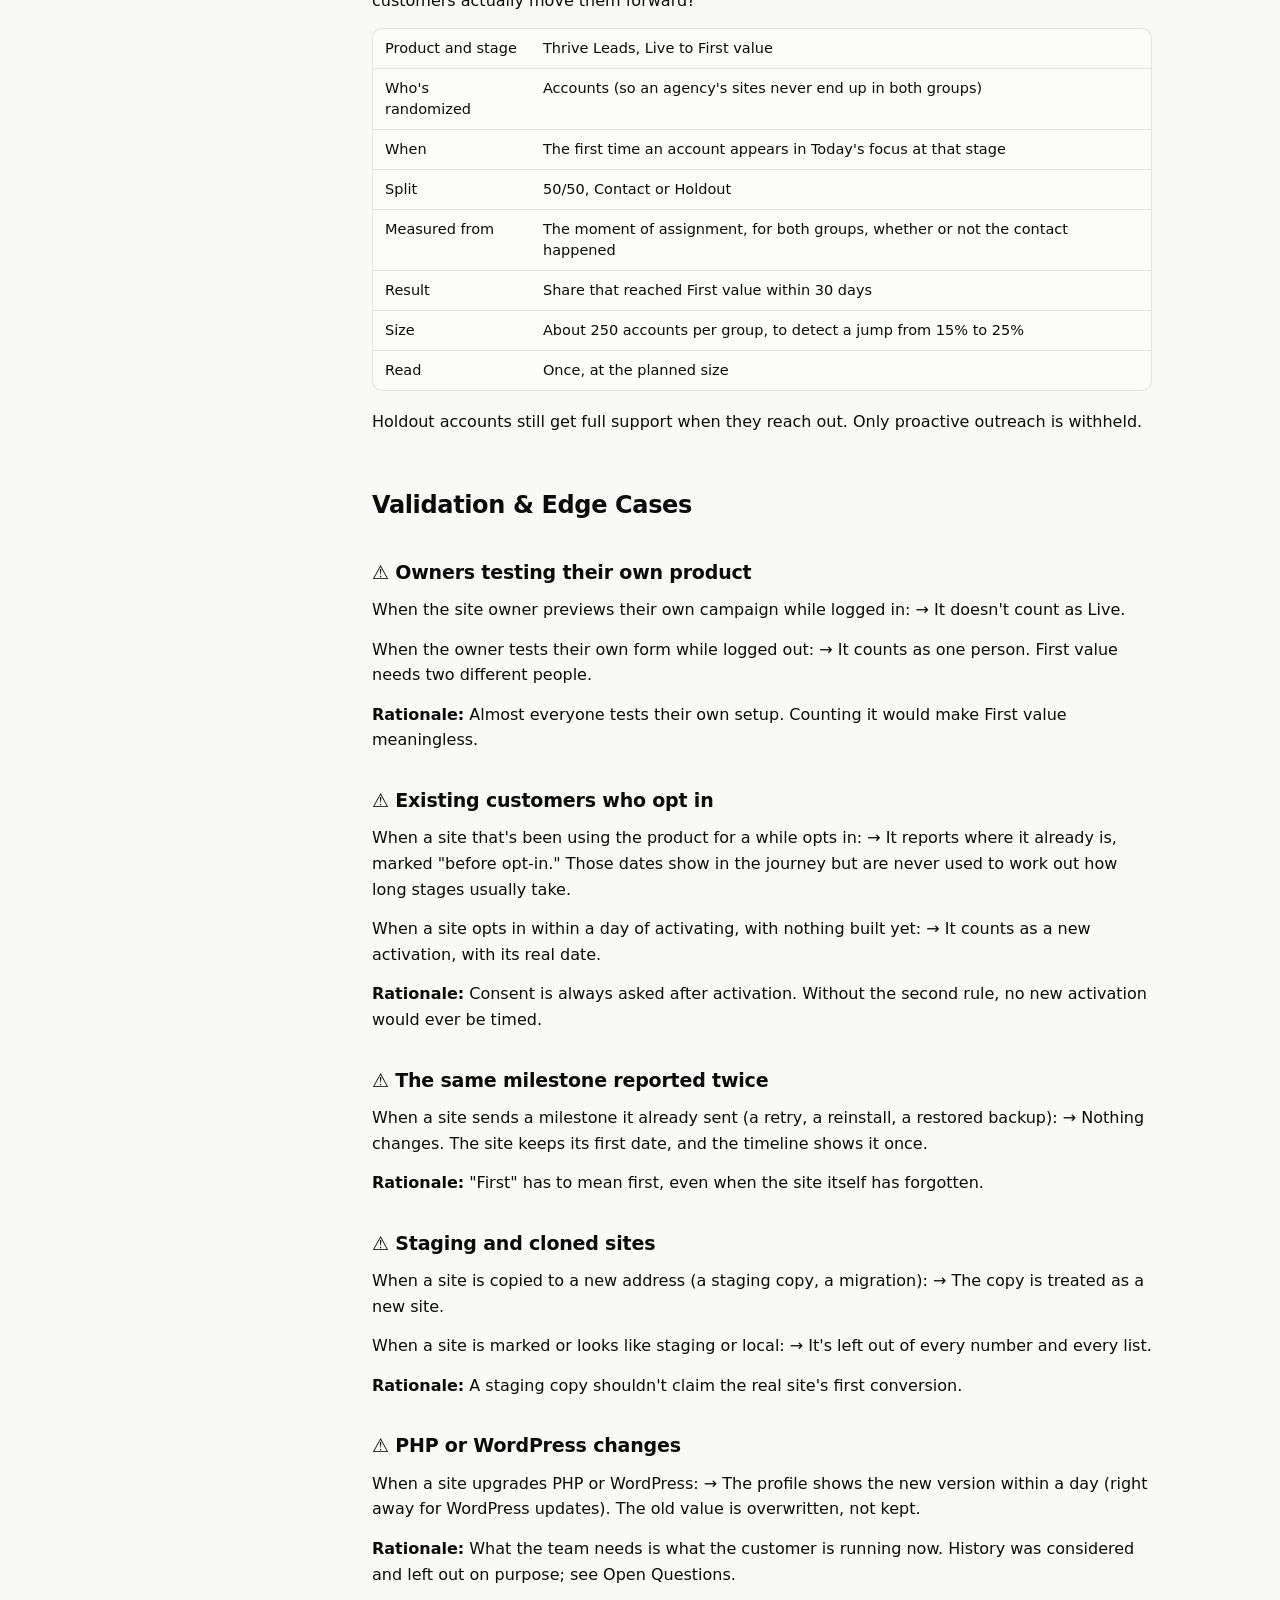
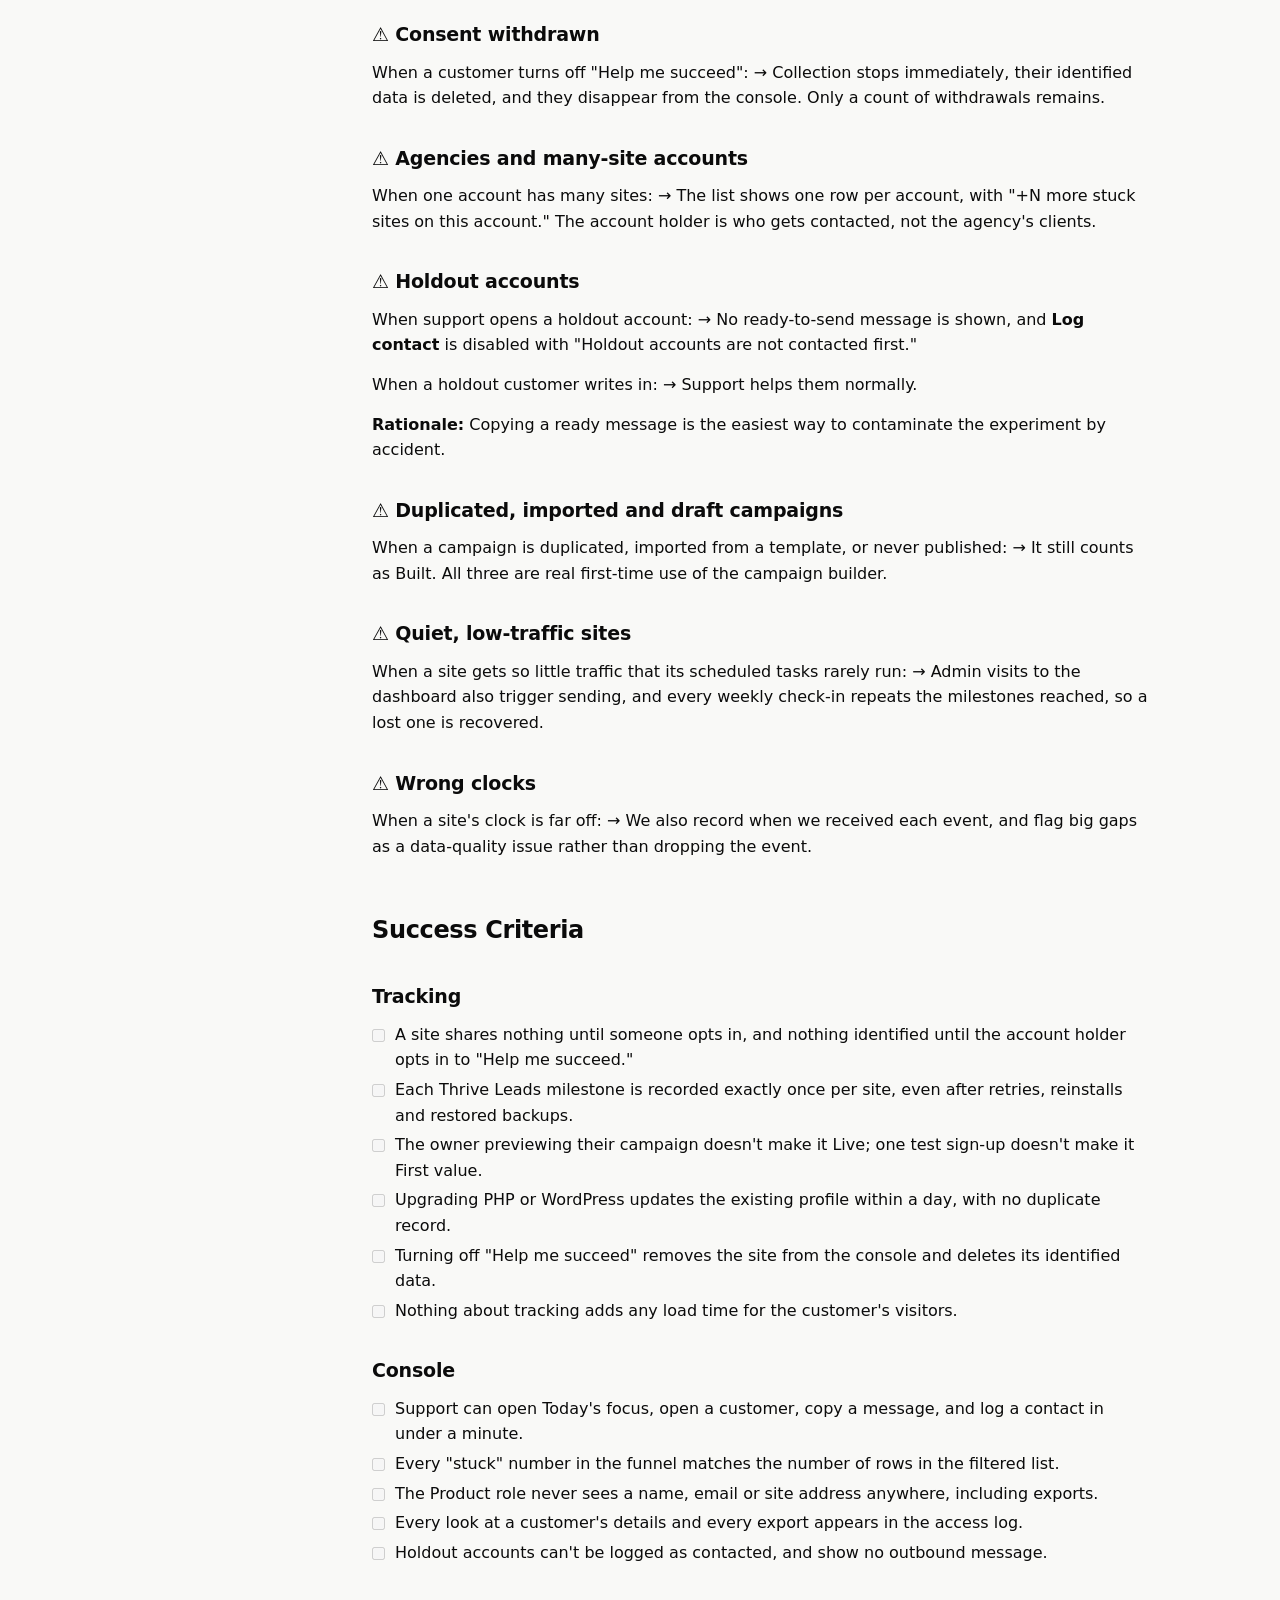
<file: docs/spec/index.html>
<!doctype html>
<html lang="en">
<head>
  <meta charset="utf-8">
  <meta name="viewport" content="width=device-width, initial-scale=1">
  <meta name="robots" content="noindex, nofollow">
  <meta name="description" content="What the Product Success Platform
tracks, how consent works, and how the support console and pilot
behave.">
  <title>Product Success Platform spec</title>
  <link rel="icon" href="../favicon.svg" type="image/svg+xml">
  <link rel="stylesheet" href="../site.css">
</head>
<body>
  <a class="skip" href="#content">Skip to the spec</a>

  <header class="topbar">
    <a class="brand" href="../"><span class="brand-mark" aria-hidden="true"></span>Product Success Platform</a>
    <nav class="nav" aria-label="Site">
      <a href="../">Overview</a>
      <a href="./" aria-current="page">Spec</a>
      <a href="../demo/">Demo</a>
      <a href="https://github.com/saifhassan-am/product-success-platform">Source</a>
    </nav>
  </header>

  <div class="doc">
    <aside class="toc" aria-label="On this page">
      <details open id="toc-details">
        <summary>On this page</summary>
        <ul>
        <li><a href="#goal" id="toc-goal">Goal</a></li>
        <li><a href="#user-story" id="toc-user-story">User
        Story</a></li>
        <li><a href="#design" id="toc-design">Design</a></li>
        <li><a href="#specs" id="toc-specs">Specs</a>
        <ul>
        <li><a href="#user-journey-context"
        id="toc-user-journey-context">User journey context</a></li>
        <li><a href="#part-1-what-we-track"
        id="toc-part-1-what-we-track">Part 1: What we track</a></li>
        <li><a href="#part-2-consent" id="toc-part-2-consent">Part 2:
        Consent</a></li>
        <li><a href="#part-3-the-support-console"
        id="toc-part-3-the-support-console">Part 3: The support
        console</a></li>
        <li><a href="#part-4-the-pilot" id="toc-part-4-the-pilot">Part
        4: The pilot</a></li>
        </ul></li>
        <li><a href="#validation--edge-cases"
        id="toc-validation--edge-cases">Validation &amp; Edge Cases</a>
        <ul>
        <li><a href="#warning-owners-testing-their-own-product"
        id="toc-warning-owners-testing-their-own-product">⚠️ Owners
        testing their own product</a></li>
        <li><a href="#warning-existing-customers-who-opt-in"
        id="toc-warning-existing-customers-who-opt-in">⚠️ Existing
        customers who opt in</a></li>
        <li><a href="#warning-the-same-milestone-reported-twice"
        id="toc-warning-the-same-milestone-reported-twice">⚠️ The same
        milestone reported twice</a></li>
        <li><a href="#warning-staging-and-cloned-sites"
        id="toc-warning-staging-and-cloned-sites">⚠️ Staging and cloned
        sites</a></li>
        <li><a href="#warning-php-or-wordpress-changes"
        id="toc-warning-php-or-wordpress-changes">⚠️ PHP or WordPress
        changes</a></li>
        <li><a href="#warning-consent-withdrawn"
        id="toc-warning-consent-withdrawn">⚠️ Consent withdrawn</a></li>
        <li><a href="#warning-agencies-and-many-site-accounts"
        id="toc-warning-agencies-and-many-site-accounts">⚠️ Agencies and
        many-site accounts</a></li>
        <li><a href="#warning-holdout-accounts"
        id="toc-warning-holdout-accounts">⚠️ Holdout accounts</a></li>
        <li><a href="#warning-duplicated-imported-and-draft-campaigns"
        id="toc-warning-duplicated-imported-and-draft-campaigns">⚠️
        Duplicated, imported and draft campaigns</a></li>
        <li><a href="#warning-quiet-low-traffic-sites"
        id="toc-warning-quiet-low-traffic-sites">⚠️ Quiet, low-traffic
        sites</a></li>
        <li><a href="#warning-wrong-clocks"
        id="toc-warning-wrong-clocks">⚠️ Wrong clocks</a></li>
        </ul></li>
        <li><a href="#success-criteria"
        id="toc-success-criteria">Success Criteria</a>
        <ul>
        <li><a href="#tracking" id="toc-tracking">Tracking</a></li>
        <li><a href="#console" id="toc-console">Console</a></li>
        <li><a href="#outcomes" id="toc-outcomes">Outcomes</a></li>
        </ul></li>
        <li><a href="#out-of-scope" id="toc-out-of-scope">Out of
        Scope</a></li>
        <li><a href="#open-questions" id="toc-open-questions">Open
        Questions</a></li>
        </ul>
      </details>
    </aside>

    <article id="content">
      <header class="doc-head">
        <h1>Product Success Platform</h1>
        <p class="meta"><span class="pill">Draft for
review</span><span>Owner: Saif Hassan (Product
Manager)</span><span>Updated November 18, 2026</span></p>
      </header>
<h2 id="goal">Goal</h2>
<p>Know which stage every customer site is at in every Thrive product,
and give support a short daily list of the customers they can actually
help move forward.</p>
<ul>
<li>One five-stage ladder for every product (Activated, Built, Live,
First value, Adopted), so everyone speaks the same language.</li>
<li>A site profile that always shows the latest site name, PHP version,
WordPress version and other setup details, updated in place.</li>
<li>A support console: who's stuck, why, what to say, and a record of
every contact.</li>
<li>A built-in pilot that measures whether outreach works, against
customers nobody contacted.</li>
<li>Product managers get real adoption numbers in Metabase, without
seeing anyone's name or email.</li>
</ul>
<h2 id="user-story">User Story</h2>
<p>As a <strong>support team member</strong>, I want a short,
prioritized list of customers who are stuck and likely to respond, with
what's in their way and a message to start from, so that my time goes
where it moves people forward.</p>
<p>As a <strong>product manager</strong>, I want to see where customers
stall in each product, so that I can fix the step that loses the most
people instead of guessing.</p>
<p>As a <strong>customer</strong>, I want to choose whether Thrive sees
my setup progress, and to know exactly what that means, so that any help
I get is welcome and nothing is collected behind my back.</p>
<h2 id="design">Design</h2>
<p>🚧 Figma pending. Until then, the <a href="../demo/">working demo</a>
is the design reference. Screenshots below are from it, with invented
data.</p>
<figure>
<img src="screenshots/01-summary-and-funnel.jpg"
alt="Summary and stage funnel" />
<figcaption aria-hidden="true">Summary and stage funnel</figcaption>
</figure>
<figure>
<img src="screenshots/02-pilot-and-worklist.jpg"
alt="Pilot panel and worklist" />
<figcaption aria-hidden="true">Pilot panel and worklist</figcaption>
</figure>
<figure>
<img src="screenshots/03-site-drawer.jpg" alt="Site detail" />
<figcaption aria-hidden="true">Site detail</figcaption>
</figure>
<figure>
<img src="screenshots/04-site-profile.jpg"
alt="Site profile, latest values only" />
<figcaption aria-hidden="true">Site profile, latest values
only</figcaption>
</figure>
<h2 id="specs">Specs</h2>
<h3 id="user-journey-context">User journey context</h3>
<ul>
<li><strong>The customer</strong> installs a Thrive product, activates
it, and connects their Thrive account during onboarding. That's where
they're asked about "Help me succeed." Most people want to get a
campaign or course live quickly; they're not thinking about data
sharing, so the ask must be short, honest, and easy to decline.</li>
<li><strong>Support</strong> starts the day in the console's "Today's
focus" list, works through it, and logs what they did. They also look
customers up when a ticket comes in.</li>
<li><strong>Product managers</strong> read the funnel in Metabase to
decide what to fix next. They never need contact details.</li>
</ul>
<hr />
<h3 id="part-1-what-we-track">Part 1: What we track</h3>
<h4 id="the-stage-ladder">The stage ladder</h4>
<p>Every product maps its own moments onto the same five stages. Stage
is the furthest a site has ever got, so it never goes backwards.</p>
<div class="table-wrap">
<table>
<thead>
<tr>
<th>#</th>
<th>Stage</th>
<th>Means</th>
</tr>
</thead>
<tbody>
<tr>
<td>1</td>
<td>Activated</td>
<td>The product is turned on, on a real (production) site</td>
</tr>
<tr>
<td>2</td>
<td>Built</td>
<td>The customer made the first real thing</td>
</tr>
<tr>
<td>3</td>
<td>Live</td>
<td>That thing is in front of real visitors</td>
</tr>
<tr>
<td>4</td>
<td>First value</td>
<td>It produced the outcome they bought it for</td>
</tr>
<tr>
<td>5</td>
<td>Adopted</td>
<td>The outcome keeps coming, week after week</td>
</tr>
</tbody>
</table>
</div>
<h4 id="thrive-leads-first-product">Thrive Leads (first product)</h4>
<div class="table-wrap">
<table>
<thead>
<tr>
<th>Stage</th>
<th>Counted when</th>
<th>Notes</th>
</tr>
</thead>
<tbody>
<tr>
<td>Activated</td>
<td>Thrive Leads is turned on</td>
<td></td>
</tr>
<tr>
<td>Built</td>
<td>The first campaign is created</td>
<td>Drafts count. "Created" means they tried.</td>
</tr>
<tr>
<td>Live</td>
<td><strong>A real visitor first sees a campaign</strong></td>
<td>Not when it's saved as published: campaigns are saved as published
the moment they're created. The site owner previewing their own campaign
doesn't count.</td>
</tr>
<tr>
<td>First value</td>
<td><strong>Leads come from at least two different people</strong></td>
<td>Email sign-ups only, not button clicks. One isn't enough, because
most owners test their own form, often logged out.</td>
</tr>
<tr>
<td>Adopted</td>
<td>New leads in at least 3 of the last 4 weeks</td>
<td></td>
</tr>
</tbody>
</table>
</div>
<h4
id="other-products-proposed-each-owner-signs-off-before-it-ships">Other
products (proposed, each owner signs off before it ships)</h4>
<div class="table-wrap">
<table>
<thead>
<tr>
<th>Product</th>
<th>Built</th>
<th>Live</th>
<th>First value</th>
<th>When</th>
</tr>
</thead>
<tbody>
<tr>
<td>Thrive Apprentice</td>
<td>First course with a lesson</td>
<td>Course published</td>
<td>First student enrolled</td>
<td>Wave 2</td>
</tr>
<tr>
<td>Thrive Quiz Builder</td>
<td>First complete quiz</td>
<td>First quiz seen by a visitor</td>
<td>First quiz completed</td>
<td>Wave 2</td>
</tr>
<tr>
<td>Thrive Ultimatum</td>
<td>First campaign</td>
<td>Campaign running</td>
<td>First conversion</td>
<td>Wave 3</td>
</tr>
<tr>
<td>Thrive Optimize</td>
<td>First test</td>
<td>Test started</td>
<td>Test finished with a winner</td>
<td>Wave 3</td>
</tr>
<tr>
<td>Thrive Automator</td>
<td>First automation</td>
<td>Automation active</td>
<td>First successful run</td>
<td>Wave 3</td>
</tr>
<tr>
<td>Thrive Ovation, Architect, Theme Builder, Comments</td>
<td></td>
<td></td>
<td>Needs a product decision on what "value" means</td>
<td>Later</td>
</tr>
</tbody>
</table>
</div>
<h4 id="health">Health</h4>
<p>Stage says how far a site got. Health says whether it's still
there.</p>
<div class="table-wrap">
<table>
<thead>
<tr>
<th>Health</th>
<th>Shown when</th>
</tr>
</thead>
<tbody>
<tr>
<td>✓ Active</td>
<td>The site checked in within the last 10 days</td>
</tr>
<tr>
<td>! Slipping</td>
<td>It reached First value before, but has had no results for 30
days</td>
</tr>
<tr>
<td>… Gone quiet</td>
<td>No check-in for more than 10 days</td>
</tr>
<tr>
<td>‖ Deactivated</td>
<td>The product is turned off but still installed</td>
</tr>
<tr>
<td>× Uninstalled</td>
<td>The product was removed</td>
</tr>
</tbody>
</table>
</div>
<p>Health is always shown as icon, label and color together, never color
alone.</p>
<h4 id="when-is-someone-stuck">When is someone "stuck"?</h4>
<p>Stuck means "in the current stage longer than usual, while still
active." "Usual" is learned from real data: the point after which
customers rarely move on by themselves. Until there's enough data, these
defaults apply:</p>
<div class="table-wrap">
<table>
<thead>
<tr>
<th>Moving from</th>
<th>To</th>
<th>Stuck after</th>
</tr>
</thead>
<tbody>
<tr>
<td>Activated</td>
<td>Built</td>
<td>3 days</td>
</tr>
<tr>
<td>Built</td>
<td>Live</td>
<td>7 days</td>
</tr>
<tr>
<td>Live</td>
<td>First value</td>
<td>14 days</td>
</tr>
<tr>
<td>First value</td>
<td>Adopted</td>
<td>30 days</td>
</tr>
</tbody>
</table>
</div>
<h4 id="site-profile">Site profile</h4>
<p>One record per site. When a value changes, the record is overwritten
in place. <strong>No history is kept.</strong></p>
<div class="table-wrap">
<table>
<thead>
<tr>
<th>Field</th>
<th>Example</th>
<th>Tier</th>
<th>Notes</th>
</tr>
</thead>
<tbody>
<tr>
<td>Site name</td>
<td>Lumen Pottery</td>
<td>Help me succeed only</td>
<td></td>
</tr>
<tr>
<td>Site address</td>
<td>lumenpottery.example</td>
<td>Help me succeed only</td>
<td></td>
</tr>
<tr>
<td>PHP version</td>
<td>8.3.27</td>
<td>Both</td>
<td>Flagged when below Thrive's minimum (8.1), or on 8.1, which no
longer gets security updates</td>
</tr>
<tr>
<td>WordPress version</td>
<td>7.1</td>
<td>Both</td>
<td>Flagged when 2 or more versions behind the newest we see</td>
</tr>
<tr>
<td>Database version</td>
<td>MariaDB 10.11</td>
<td>Both</td>
<td></td>
</tr>
<tr>
<td>Thrive product versions</td>
<td>Thrive Leads 11.2</td>
<td>Both</td>
<td>Flagged when 2 or more releases behind</td>
</tr>
<tr>
<td>Language</td>
<td>en_US</td>
<td>Both</td>
<td></td>
</tr>
<tr>
<td>Multisite</td>
<td>No</td>
<td>Both</td>
<td></td>
</tr>
<tr>
<td>Environment</td>
<td>production, staging or local</td>
<td>Both</td>
<td>Staging and local sites are left out of every number</td>
</tr>
<tr>
<td>Theme</td>
<td>Thrive Theme Builder</td>
<td>Both</td>
<td></td>
</tr>
<tr>
<td>Other relevant plugins</td>
<td>WooCommerce, WP Rocket</td>
<td>Both</td>
<td>A short list of plugins that matter to us (page builders, caching,
email and CRM, competitors). Never the full list.</td>
</tr>
<tr>
<td>Last admin seen</td>
<td>3 days ago</td>
<td>Both</td>
<td>A strong sign of whether anyone will read an email</td>
</tr>
<tr>
<td>Connected Thrive account</td>
<td>(account ID)</td>
<td>Help me succeed only</td>
<td>Name, email and plan come from our own account records. The site
never sends an email address.</td>
</tr>
<tr>
<td>Consent given</td>
<td>Help me succeed, version and date</td>
<td>Both</td>
<td></td>
</tr>
</tbody>
</table>
</div>
<p>The profile updates right after a WordPress update, and whenever a
daily check notices a change, such as a new PHP version.</p>
<h4 id="what-we-never-collect">What we never collect</h4>
<ul>
<li>Anything about the customer's own visitors, including the leads they
capture</li>
<li>Form contents, passwords, API keys, webhook addresses</li>
<li>The full plugin list</li>
</ul>
<hr />
<h3 id="part-2-consent">Part 2: Consent</h3>
<h4 id="two-tiers">Two tiers</h4>
<div class="table-wrap">
<table>
<thead>
<tr>
<th>Tier</th>
<th>What's shared</th>
<th>Who can say yes</th>
<th>Default</th>
</tr>
</thead>
<tbody>
<tr>
<td>Anonymous product data</td>
<td>Versions, counts and stages, with no name, address or account. This
is today's promise and it doesn't change.</td>
<td>Any site admin</td>
<td>Off</td>
</tr>
<tr>
<td>Help me succeed</td>
<td>Adds site name, address and the connected Thrive account, and
<strong>lets our team contact you</strong></td>
<td>The <strong>account holder</strong> only</td>
<td>Off</td>
</tr>
</tbody>
</table>
</div>
<h4 id="where-its-asked">Where it's asked</h4>
<p>During onboarding, when the customer connects their Thrive account,
and as a setting in their Thrive account. Customers who connected before
this ships see one dismissible invitation in Thrive Dashboard.</p>
<h4 id="copy-draft-legal-must-approve">Copy (draft, legal must
approve)</h4>
<blockquote>
<p><strong>Want our team's help getting results?</strong></p>
<p>Share your setup progress with Thrive Themes. We'll see your site's
name and address, which Thrive products you use, how far you've got with
each (for example, whether your first campaign is live), and your PHP
and WordPress versions. When it looks like you're stuck, our support
team may email you with help.</p>
<p>We never see your visitors or the leads you collect.</p>
<p>[ <strong>Yes, help me succeed</strong> ] [ No thanks ]</p>
<p>You can change this anytime in Thrive Dashboard settings. [See
exactly what we share]</p>
</blockquote>
<p>Settings toggle label: <strong>Help me succeed.</strong> Helper text:
<em>"Share your setup progress so the Thrive team can help you. We may
email you when you seem stuck."</em></p>
<hr />
<h3 id="part-3-the-support-console">Part 3: The support console</h3>
<h4 id="entry">Entry</h4>
<ul>
<li>Support opens the console from the internal tools menu. It lands on
the product they last used, on <strong>Today's focus</strong>.</li>
<li>The header holds the product picker, the <strong>Support</strong> /
<strong>Product</strong> role switch, a <strong>Live</strong> toggle
that refreshes every few seconds, and <strong>Access log</strong>.</li>
</ul>
<h4 id="summary">Summary</h4>
<ul>
<li><strong>Hero number:</strong> "New activations reaching First value
within 30 days." The one number the whole effort exists to move.</li>
<li><strong>Who's in the data:</strong> sites sharing data (anonymous
vs. identified), accounts support can contact, staging and local sites
left out, and how many customers withdrew consent.</li>
<li><strong>Health:</strong> a count for each health state. Selecting
one filters the list.</li>
</ul>
<h4 id="where-sites-are">Where sites are</h4>
<ul>
<li>One bar per stage, in stage order, all in one color. Length shows
how many sites reached that stage.</li>
<li>Beside each bar: share of the previous stage, how many accounts are
stuck and can be contacted, and when "stuck" starts (and whether that
comes from data or the default).</li>
<li>Selecting a stage opens <strong>All stuck</strong>, filtered to that
stage. Selecting it again clears the filter.</li>
<li><strong>Show as table</strong> shows the same numbers as a
table.</li>
</ul>
<h4 id="the-pilot">The pilot</h4>
<p>Shown for the pilot product only. See Part 4.</p>
<ul>
<li>Two progress bars, Contact and Holdout, toward the planned
size.</li>
<li>Until the planned size is reached: <strong>"Too early to
read"</strong>, with the current pace and a projected finish date. If
the pace means the pilot would take more than six months, it says so
plainly.</li>
<li><strong>Early numbers (don't decide on these)</strong> is collapsed
by default.</li>
</ul>
<h4 id="worklist">Worklist</h4>
<p><strong>Tabs</strong></p>
<div class="table-wrap">
<table>
<thead>
<tr>
<th>Tab</th>
<th>Shows</th>
</tr>
</thead>
<tbody>
<tr>
<td>Today's focus</td>
<td>The 15 accounts most likely to respond today, one row per
account</td>
</tr>
<tr>
<td>All stuck</td>
<td>Every contactable account past the usual time for its stage, one row
per account</td>
</tr>
<tr>
<td>All opted-in sites</td>
<td>Every production site whose account holder opted in</td>
</tr>
</tbody>
</table>
</div>
<p><strong>Filters</strong> (one row, above the list): Stage, Health,
Sort (<strong>Priority</strong> or <strong>Recently active</strong>),
Search (site, address, name or email). <strong>Clear filters</strong>
appears when any filter is set. On Today's focus, filters only narrow
what's shown; they never change who is on the list.</p>
<p><strong>Columns</strong></p>
<div class="table-wrap">
<table>
<thead>
<tr>
<th>Column</th>
<th>Content</th>
</tr>
</thead>
<tbody>
<tr>
<td>Priority</td>
<td>Score, plus the reasons behind it as small chips, for example "2×
the usual time", "Admin active today", "Agency, 11 sites"</td>
</tr>
<tr>
<td>Site</td>
<td>Site name, address, account holder's name and email, and "+N more
stuck sites on this account" when relevant</td>
</tr>
<tr>
<td>Stage</td>
<td>Stage number and this product's name for it, with five dots showing
progress</td>
</tr>
<tr>
<td>Time in stage</td>
<td>Days, and how that compares to usual. A "+" means "at least," for
customers whose earlier dates we don't time.</td>
</tr>
<tr>
<td>Health</td>
<td>Icon and label</td>
</tr>
<tr>
<td>Setup</td>
<td>PHP and WordPress versions, flagged when outdated (moves into site
detail on narrower screens)</td>
</tr>
<tr>
<td>Pilot</td>
<td><strong>Contact</strong>, or <strong>Holdout: don't
contact</strong></td>
</tr>
<tr>
<td>Next step</td>
<td>The suggested action, and when they were last contacted</td>
</tr>
</tbody>
</table>
</div>
<p><strong>Priority</strong> favors customers likely to respond, not
just customers at risk:</p>
<ul>
<li>How far past the usual time they are. This peaks around twice the
usual time and fades after, because someone who stalled last week is
likelier to respond than someone who stalled four months ago.</li>
<li>Whether an admin was in the dashboard recently. No admin for 30+
days pushes a customer down the list.</li>
<li>Agencies and customers using several Thrive products move up: one
conversation helps many sites.</li>
<li>Renewal date is deliberately <strong>not</strong> used. That would
turn "help me succeed" into retention outreach, which isn't what
customers agreed to.</li>
</ul>
<p><strong>Actions:</strong> selecting a row opens Site detail.
<strong>Export list</strong> downloads the current list with account IDs
and stages, never names or emails.</p>
<h4 id="site-detail">Site detail</h4>
<p>Opens as a panel on the right. Sections, top to bottom:</p>
<ol type="1">
<li><strong>Header:</strong> site name, address, account holder, plan,
"Help me succeed" badge, agency badge, product.</li>
<li><strong>Facts:</strong> stage, health, days in this stage (and when
stuck starts), priority, and the reasons.</li>
<li><strong>Pilot notice:</strong> in the contact group since a date; or
<strong>"Holdout: don't contact them first"</strong> with "If they reach
out, help them normally."</li>
<li><strong>Journey:</strong> the five stages with the date each was
reached, "Not yet," or "before opt-in."</li>
<li><strong>What's in the way:</strong> specific blockers, for example
"No email service connected," "A campaign is set to display, but no real
visitor has seen it in 5 days," "PHP 8.1 stopped getting security
updates at the end of 2025," "WordPress 6.8.3 is 3 versions behind 7.1."
If none: "Nothing blocking that we can see."</li>
<li><strong>Suggested next step:</strong> a title, why it matters, and a
message to start from that's filled in with this customer's details and
meant to be edited. Buttons: <strong>Copy message</strong>, then the
contact form.</li>
<li><strong>Results per week:</strong> the last 8 weeks (for Leads, new
leads). If none: "No new leads in the last 8 weeks."</li>
<li><strong>Timeline:</strong> milestones reached, activation and
deactivation, contacts logged, pilot assignment.</li>
<li><strong>Site profile:</strong> every profile field, with "Latest
values only. Updated in place when they change; no history is
kept."</li>
<li><strong>Thrive products on this site,</strong> each with its stage
and health, and <strong>Other sites on this account.</strong></li>
</ol>
<h4 id="logging-a-contact">Logging a contact</h4>
<div class="table-wrap">
<table>
<thead>
<tr>
<th>Field</th>
<th>Type</th>
<th>Required</th>
<th>Options</th>
</tr>
</thead>
<tbody>
<tr>
<td>Channel</td>
<td>Select</td>
<td>Yes</td>
<td>Email (default), Chat, Call, Ticket reply</td>
</tr>
<tr>
<td>Outcome</td>
<td>Select</td>
<td>Yes</td>
<td>Sent (default), Replied, Call booked, No response, Not
interested</td>
</tr>
<tr>
<td>Note</td>
<td>Text</td>
<td>No</td>
<td>Up to 2,000 characters. Placeholder: "Optional, e.g. sent the
display rules checklist"</td>
</tr>
</tbody>
</table>
</div>
<p>Button: <strong>Log contact.</strong> On success: toast "Contact
logged," and the entry appears at the top of the timeline.</p>
<h4 id="states">States</h4>
<div class="table-wrap">
<table>
<thead>
<tr>
<th>State</th>
<th>What the user sees</th>
</tr>
</thead>
<tbody>
<tr>
<td>Loading</td>
<td>The current view stays on screen, slightly faded, until the new data
arrives. No spinners, no layout jump.</td>
</tr>
<tr>
<td>Empty list</td>
<td>"Nobody is stuck right now. Every contactable account is within the
usual time for its stage."</td>
</tr>
<tr>
<td>No filter matches</td>
<td>"No sites match these filters. Try a different stage or health, or
clear the filters." with <strong>Clear filters</strong></td>
</tr>
<tr>
<td>No results chart</td>
<td>"No new leads in the last 8 weeks."</td>
</tr>
<tr>
<td>Server unreachable</td>
<td>Error toast: "Can't reach the server," and the last view stays on
screen</td>
</tr>
<tr>
<td>Contact logged</td>
<td>Toast: "Contact logged"</td>
</tr>
<tr>
<td>Message copied</td>
<td>Toast: "Message copied"</td>
</tr>
<tr>
<td>Export</td>
<td>Toast: "Exported. The file has account IDs and stages, no contact
details."</td>
</tr>
</tbody>
</table>
</div>
<h4 id="error-messages">Error messages</h4>
<div class="table-wrap">
<table>
<thead>
<tr>
<th>When</th>
<th>Message</th>
</tr>
</thead>
<tbody>
<tr>
<td>Logging contact for a holdout account</td>
<td>"This account is in the pilot holdout. Help them if they reach out,
but don't contact them first."</td>
</tr>
<tr>
<td>The account holder didn't opt in</td>
<td>"The account holder hasn't agreed to be contacted."</td>
</tr>
<tr>
<td>Product role tries to log contact</td>
<td>"Only the support role can log outreach."</td>
</tr>
<tr>
<td>Channel or outcome missing</td>
<td>"Pick a channel and an outcome."</td>
</tr>
<tr>
<td>Note too long</td>
<td>"Keep the note under 2,000 characters."</td>
</tr>
</tbody>
</table>
</div>
<h4 id="permissions-and-access">Permissions and access</h4>
<div class="table-wrap">
<table>
<thead>
<tr>
<th>Role</th>
<th>Sees</th>
<th>Can</th>
</tr>
</thead>
<tbody>
<tr>
<td>Support</td>
<td>Names, emails, site addresses</td>
<td>Everything: log contacts, export, view the access log</td>
</tr>
<tr>
<td>Product</td>
<td>Pseudonymous site IDs and account IDs only, the same as Metabase. A
note explains this. Search is off.</td>
<td>Read everything else; can't log contacts</td>
</tr>
</tbody>
</table>
</div>
<ul>
<li>Every look at a customer's details and every export goes into the
<strong>Access log</strong>, once per person, per site, per 30
minutes.</li>
<li>Customers who withdraw consent disappear from the console. Only a
count remains.</li>
</ul>
<h4 id="micro-interactions">Micro-interactions</h4>
<ul>
<li>Hovering a funnel bar or a week's result shows its exact numbers.
Every number in a tooltip is also on the page somewhere.</li>
<li>With <strong>Live</strong> on, a row that moves up a stage briefly
highlights, with a toast: "Lumen Pottery moved to 3. First campaign
live."</li>
<li>Keyboard: <strong>/</strong> focuses search, <strong>Enter</strong>
opens a row, <strong>Esc</strong> closes the panel or the access
log.</li>
</ul>
<h4 id="mobile-and-smaller-screens">Mobile and smaller screens</h4>
<p>The console works on a laptop first. On narrower screens the summary
stacks, the Setup column moves into Site detail, and the list scrolls
sideways inside its card rather than the whole page.</p>
<hr />
<h3 id="part-4-the-pilot">Part 4: The pilot</h3>
<p>The pilot answers one question before we invest in outreach at scale:
does contacting stuck customers actually move them forward?</p>
<div class="table-wrap">
<table>
<tbody>
<tr>
<td>Product and stage</td>
<td>Thrive Leads, Live to First value</td>
</tr>
<tr>
<td>Who's randomized</td>
<td>Accounts (so an agency's sites never end up in both groups)</td>
</tr>
<tr>
<td>When</td>
<td>The first time an account appears in Today's focus at that
stage</td>
</tr>
<tr>
<td>Split</td>
<td>50/50, Contact or Holdout</td>
</tr>
<tr>
<td>Measured from</td>
<td>The moment of assignment, for both groups, whether or not the
contact happened</td>
</tr>
<tr>
<td>Result</td>
<td>Share that reached First value within 30 days</td>
</tr>
<tr>
<td>Size</td>
<td>About 250 accounts per group, to detect a jump from 15% to 25%</td>
</tr>
<tr>
<td>Read</td>
<td>Once, at the planned size</td>
</tr>
</tbody>
</table>
</div>
<p>Holdout accounts still get full support when they reach out. Only
proactive outreach is withheld.</p>
<h2 id="validation--edge-cases">Validation &amp; Edge Cases</h2>
<h3 id="warning-owners-testing-their-own-product">⚠️ Owners testing
their own product</h3>
<p>When the site owner previews their own campaign while logged in: → It
doesn't count as Live.</p>
<p>When the owner tests their own form while logged out: → It counts as
one person. First value needs two different people.</p>
<p><strong>Rationale:</strong> Almost everyone tests their own setup.
Counting it would make First value meaningless.</p>
<h3 id="warning-existing-customers-who-opt-in">⚠️ Existing customers who
opt in</h3>
<p>When a site that's been using the product for a while opts in: → It
reports where it already is, marked "before opt-in." Those dates show in
the journey but are never used to work out how long stages usually
take.</p>
<p>When a site opts in within a day of activating, with nothing built
yet: → It counts as a new activation, with its real date.</p>
<p><strong>Rationale:</strong> Consent is always asked after activation.
Without the second rule, no new activation would ever be timed.</p>
<h3 id="warning-the-same-milestone-reported-twice">⚠️ The same milestone
reported twice</h3>
<p>When a site sends a milestone it already sent (a retry, a reinstall,
a restored backup): → Nothing changes. The site keeps its first date,
and the timeline shows it once.</p>
<p><strong>Rationale:</strong> "First" has to mean first, even when the
site itself has forgotten.</p>
<h3 id="warning-staging-and-cloned-sites">⚠️ Staging and cloned
sites</h3>
<p>When a site is copied to a new address (a staging copy, a migration):
→ The copy is treated as a new site.</p>
<p>When a site is marked or looks like staging or local: → It's left out
of every number and every list.</p>
<p><strong>Rationale:</strong> A staging copy shouldn't claim the real
site's first conversion.</p>
<h3 id="warning-php-or-wordpress-changes">⚠️ PHP or WordPress
changes</h3>
<p>When a site upgrades PHP or WordPress: → The profile shows the new
version within a day (right away for WordPress updates). The old value
is overwritten, not kept.</p>
<p><strong>Rationale:</strong> What the team needs is what the customer
is running now. History was considered and left out on purpose; see Open
Questions.</p>
<h3 id="warning-consent-withdrawn">⚠️ Consent withdrawn</h3>
<p>When a customer turns off "Help me succeed": → Collection stops
immediately, their identified data is deleted, and they disappear from
the console. Only a count of withdrawals remains.</p>
<h3 id="warning-agencies-and-many-site-accounts">⚠️ Agencies and
many-site accounts</h3>
<p>When one account has many sites: → The list shows one row per
account, with "+N more stuck sites on this account." The account holder
is who gets contacted, not the agency's clients.</p>
<h3 id="warning-holdout-accounts">⚠️ Holdout accounts</h3>
<p>When support opens a holdout account: → No ready-to-send message is
shown, and <strong>Log contact</strong> is disabled with "Holdout
accounts are not contacted first."</p>
<p>When a holdout customer writes in: → Support helps them normally.</p>
<p><strong>Rationale:</strong> Copying a ready message is the easiest
way to contaminate the experiment by accident.</p>
<h3 id="warning-duplicated-imported-and-draft-campaigns">⚠️ Duplicated,
imported and draft campaigns</h3>
<p>When a campaign is duplicated, imported from a template, or never
published: → It still counts as Built. All three are real first-time use
of the campaign builder.</p>
<h3 id="warning-quiet-low-traffic-sites">⚠️ Quiet, low-traffic
sites</h3>
<p>When a site gets so little traffic that its scheduled tasks rarely
run: → Admin visits to the dashboard also trigger sending, and every
weekly check-in repeats the milestones reached, so a lost one is
recovered.</p>
<h3 id="warning-wrong-clocks">⚠️ Wrong clocks</h3>
<p>When a site's clock is far off: → We also record when we received
each event, and flag big gaps as a data-quality issue rather than
dropping the event.</p>
<h2 id="success-criteria">Success Criteria</h2>
<h3 id="tracking">Tracking</h3>
<ul class="task-list">
<li><label><input type="checkbox" disabled />A site shares nothing until someone
opts in, and nothing identified until the account holder opts in to
"Help me succeed."</label></li>
<li><label><input type="checkbox" disabled />Each Thrive Leads milestone is
recorded exactly once per site, even after retries, reinstalls and
restored backups.</label></li>
<li><label><input type="checkbox" disabled />The owner previewing their campaign
doesn't make it Live; one test sign-up doesn't make it First
value.</label></li>
<li><label><input type="checkbox" disabled />Upgrading PHP or WordPress updates
the existing profile within a day, with no duplicate
record.</label></li>
<li><label><input type="checkbox" disabled />Turning off "Help me succeed"
removes the site from the console and deletes its identified
data.</label></li>
<li><label><input type="checkbox" disabled />Nothing about tracking adds any load
time for the customer's visitors.</label></li>
</ul>
<h3 id="console">Console</h3>
<ul class="task-list">
<li><label><input type="checkbox" disabled />Support can open Today's focus, open
a customer, copy a message, and log a contact in under a
minute.</label></li>
<li><label><input type="checkbox" disabled />Every "stuck" number in the funnel
matches the number of rows in the filtered list.</label></li>
<li><label><input type="checkbox" disabled />The Product role never sees a name,
email or site address anywhere, including exports.</label></li>
<li><label><input type="checkbox" disabled />Every look at a customer's details
and every export appears in the access log.</label></li>
<li><label><input type="checkbox" disabled />Holdout accounts can't be logged as
contacted, and show no outbound message.</label></li>
</ul>
<h3 id="outcomes">Outcomes</h3>
<ul class="task-list">
<li><label><input type="checkbox" disabled />The share of new activations
reaching First value within 30 days is visible per product, and is the
main number we report.</label></li>
<li><label><input type="checkbox" disabled />The pilot gives a clear yes or no on
outreach for Live to First value, at the planned size.</label></li>
</ul>
<h2 id="out-of-scope">Out of Scope</h2>
<ul>
<li>Charts and dashboards for product managers inside the console. Those
live in Metabase.</li>
<li>Sending email from the console, and syncing lists to an email tool.
Export is the hand-off for now.</li>
<li>Showing stage inside the helpdesk sidebar. Planned once the pilot
shows outreach works.</li>
<li>Automated nudges (in-product or email) for the long tail. Same
condition.</li>
<li>Products other than Thrive Leads, until each owner signs off its
stages.</li>
<li>Any change to the existing anonymous tracking promise.</li>
<li>History of profile values.</li>
</ul>
<h2 id="open-questions">Open Questions</h2>
<ul class="task-list">
<li><label><input type="checkbox" disabled /><strong>Legal:</strong> does the
draft "Help me succeed" copy cover collecting and contacting? What are
the retention periods for raw events, stages and identified data, and
after withdrawal?</label></li>
<li><label><input type="checkbox" disabled /><strong>Awesome Motive:</strong>
does a shared usage service already exist (behind WPForms' and
MonsterInsights' tracking) that we should join instead of building our
own?</label></li>
<li><label><input type="checkbox" disabled /><strong>Thrive Leads owner:</strong>
do shortcodes, ThriveBoxes and one-click signups count as campaigns for
Built and Live?</label></li>
<li><label><input type="checkbox" disabled /><strong>Thrive Leads owner:</strong>
is "leads from two different people" the right First value, or is one
real lead enough?</label></li>
<li><label><input type="checkbox" disabled /><strong>Support lead:</strong> who
works the pilot, and how many contacts a day is realistic?</label></li>
<li><label><input type="checkbox" disabled /><strong>Everyone:</strong> will we
want PHP and WordPress history later, for example to check whether
upgrading correlates with reaching First value? The profile keeps only
the latest values today.</label></li>
<li><label><input type="checkbox" disabled /><strong>Thrive Automator:</strong>
it's listed on WordPress.org, has its own consent screens, and isn't
part of the shared consent today. How does it join?</label></li>
<li><label><input type="checkbox" disabled /><strong>Supply:</strong> today's
opt-in rate is unknown. If it's low, the pilot will take too long to be
useful. Can we measure it before building, and plan a re-invite for
already-connected customers?</label></li>
</ul>
    </article>
  </div>

  <script>
    (() => {
      const details = document.getElementById('toc-details');
      // Open beside the text on wide screens, folded above it on narrow ones.
      const narrow = window.matchMedia('(max-width: 960px)');
      details.open = !narrow.matches;
      narrow.addEventListener('change', (e) => { details.open = !e.matches; });

      const links = Array.from(document.querySelectorAll('.toc a[href^="#"]'));
      links.forEach((a) => a.addEventListener('click', () => { if (narrow.matches) details.open = false; }));
      const targets = links
        .map((a) => [a, document.getElementById(decodeURIComponent(a.getAttribute('href').slice(1)))])
        .filter(([, h]) => h);

      // Highlight the section being read.
      let ticking = false;
      const update = () => {
        ticking = false;
        let current = null;
        for (const [a, h] of targets) {
          if (h.getBoundingClientRect().top < 120) current = a;
          else break;
        }
        links.forEach((a) => a.classList.toggle('active', a === current));
      };
      window.addEventListener('scroll', () => { if (!ticking) { ticking = true; requestAnimationFrame(update); } }, { passive: true });
      update();
    })();
  </script>
</body>
</html>
</file>
<file: docs/site.css>
/* Overview and spec pages. Same tokens as the demo console (demo/public/console/app.css). */

:root {
  color-scheme: light;
  --page: #f9f9f7;
  --surface: #fcfcfb;
  --surface-2: #f3f2ee;
  --ink: #0b0b0b;
  --ink-2: #52514e;
  --ink-3: #6b6a65;
  --border: rgba(11, 11, 11, 0.10);
  --border-strong: rgba(11, 11, 11, 0.18);
  --accent: #2a78d6;
  --accent-ink: #1c5cab;
  --accent-wash: rgba(42, 120, 214, 0.08);
  --warning-wash: rgba(250, 178, 25, 0.12);
  --warning-edge: #c98a00;
  --radius: 10px;
  --shadow: 0 1px 2px rgba(11, 11, 11, 0.04), 0 4px 16px rgba(11, 11, 11, 0.05);
  --font: system-ui, -apple-system, "Segoe UI", Roboto, sans-serif;
  --mono: ui-monospace, SFMono-Regular, Menlo, Consolas, monospace;
}

@media (prefers-color-scheme: dark) {
  :root:not([data-theme="light"]) {
    color-scheme: dark;
    --page: #0d0d0d;
    --surface: #1a1a19;
    --surface-2: #222220;
    --ink: #f0efec;
    --ink-2: #c3c2b7;
    --ink-3: #a3a29a;
    --border: rgba(255, 255, 255, 0.10);
    --border-strong: rgba(255, 255, 255, 0.18);
    --accent: #3987e5;
    --accent-ink: #86b6ef;
    --accent-wash: rgba(57, 135, 229, 0.12);
    --warning-wash: rgba(250, 178, 25, 0.10);
    --warning-edge: #fab219;
    --shadow: none;
  }
}

* { box-sizing: border-box; }
html, body { margin: 0; }
html { scroll-padding-top: 72px; }
body {
  font: 16px/1.6 var(--font);
  color: var(--ink);
  background: var(--page);
  -webkit-font-smoothing: antialiased;
}
a { color: var(--accent-ink); text-underline-offset: 2px; }
:focus-visible { outline: 3px solid color-mix(in srgb, var(--accent) 45%, transparent); outline-offset: 2px; border-radius: 4px; }
.skip { position: absolute; left: -9999px; }
.skip:focus { left: 16px; top: 12px; z-index: 100; background: var(--surface); padding: 8px 12px; border-radius: 8px; }

/* ---------- Top bar ---------- */
.topbar {
  position: sticky; top: 0; z-index: 10;
  display: flex; align-items: center; gap: 16px; flex-wrap: wrap;
  padding: 10px 24px;
  background: color-mix(in srgb, var(--surface) 92%, transparent);
  backdrop-filter: blur(8px);
  border-bottom: 1px solid var(--border);
}
.brand { display: flex; align-items: center; gap: 10px; color: var(--ink); text-decoration: none; font-weight: 650; font-size: 15px; letter-spacing: -0.01em; }
.brand-mark {
  width: 24px; height: 24px; border-radius: 7px; flex: none;
  background: linear-gradient(135deg, var(--accent) 0 55%, color-mix(in srgb, var(--accent) 55%, var(--surface)) 55% 100%);
}
.nav { display: flex; gap: 4px; margin-left: auto; flex-wrap: wrap; }
.nav a { padding: 5px 10px; border-radius: 7px; color: var(--ink-2); text-decoration: none; font-size: 14px; font-weight: 500; }
.nav a:hover { background: var(--surface-2); color: var(--ink); }
.nav a[aria-current="page"] { background: var(--accent-wash); color: var(--accent-ink); }

.muted { color: var(--ink-2); }
.small { font-size: 13.5px; }

/* ---------- Overview page ---------- */
.home { max-width: 1040px; margin: 0 auto; padding: 56px 24px 48px; }
.home h1 { font-size: clamp(30px, 5vw, 44px); line-height: 1.12; letter-spacing: -0.025em; margin: 0 0 14px; max-width: 18ch; }
.home .lede { font-size: 18px; color: var(--ink-2); max-width: 60ch; margin: 0 0 8px; }
.home .status { font-size: 13.5px; color: var(--ink-3); margin: 0 0 32px; }
.choices { display: grid; grid-template-columns: repeat(2, minmax(0, 1fr)); gap: 16px; margin-bottom: 40px; }
.choice {
  display: block; padding: 22px 24px; border-radius: var(--radius); border: 1px solid var(--border);
  background: var(--surface); box-shadow: var(--shadow); color: var(--ink); text-decoration: none;
  transition: border-color .15s, transform .15s;
}
.choice:hover { border-color: var(--accent); transform: translateY(-1px); }
.choice h2 { margin: 0 0 6px; font-size: 19px; letter-spacing: -0.01em; }
.choice h2::after { content: " \2192"; color: var(--accent-ink); }
.choice p { margin: 0; color: var(--ink-2); font-size: 15px; }
.shot { margin: 0 0 40px; }
.shot a { display: block; }
.shot img { display: block; width: 100%; height: auto; border-radius: var(--radius); border: 1px solid var(--border); box-shadow: var(--shadow); }
.shot figcaption { margin-top: 10px; font-size: 13.5px; color: var(--ink-3); }
.points { display: grid; grid-template-columns: repeat(3, minmax(0, 1fr)); gap: 24px; margin: 0 0 40px; padding: 0; list-style: none; }
.points strong { display: block; margin-bottom: 4px; }
.points span { color: var(--ink-2); font-size: 15px; }
.foot { border-top: 1px solid var(--border); padding-top: 20px; font-size: 13.5px; color: var(--ink-3); }
.foot p { margin: 0 0 6px; }

/* ---------- Spec page ---------- */
.doc { display: grid; grid-template-columns: 250px minmax(0, 1fr); gap: 48px; max-width: 1180px; margin: 0 auto; padding: 32px 24px 64px; }
.toc { position: sticky; top: 72px; align-self: start; max-height: calc(100vh - 96px); overflow: auto; font-size: 13.5px; padding-right: 8px; }
.toc summary { font-weight: 650; cursor: pointer; padding: 4px 0; list-style: none; }
.toc summary::-webkit-details-marker { display: none; }
.toc ul { list-style: none; margin: 0; padding: 0; }
.toc ul ul { padding-left: 12px; margin: 2px 0 6px; border-left: 1px solid var(--border); }
.toc a { display: block; padding: 3px 8px; border-radius: 6px; color: var(--ink-2); text-decoration: none; line-height: 1.35; }
.toc a:hover { background: var(--surface-2); color: var(--ink); }
.toc a.active { color: var(--accent-ink); background: var(--accent-wash); }

article { max-width: 780px; min-width: 0; }
.doc-head { margin-bottom: 28px; padding-bottom: 20px; border-bottom: 1px solid var(--border); }
.doc-head h1 { font-size: clamp(28px, 4vw, 38px); line-height: 1.15; letter-spacing: -0.02em; margin: 0 0 10px; }
.meta { display: flex; flex-wrap: wrap; gap: 6px 10px; font-size: 13.5px; color: var(--ink-2); margin: 0; }
.meta .pill { padding: 1px 9px; border-radius: 999px; background: var(--warning-wash); border: 1px solid color-mix(in srgb, var(--warning-edge) 40%, transparent); color: var(--ink); font-weight: 600; }

article h2 { font-size: 24px; letter-spacing: -0.015em; margin: 44px 0 12px; padding-top: 8px; }
article h3 { font-size: 19px; letter-spacing: -0.01em; margin: 32px 0 10px; }
article h4 { font-size: 16px; margin: 26px 0 8px; }
article p, article ul, article ol { margin: 0 0 14px; }
article li { margin: 4px 0; }
article li > ul, article li > ol { margin: 4px 0; }
article hr { border: 0; border-top: 1px solid var(--border); margin: 36px 0; }
article code { font-family: var(--mono); font-size: 0.88em; background: var(--surface-2); padding: 1px 5px; border-radius: 5px; }

.table-wrap { overflow-x: auto; margin: 0 0 18px; border: 1px solid var(--border); border-radius: var(--radius); background: var(--surface); }
article table { border-collapse: collapse; width: 100%; font-size: 14.5px; line-height: 1.45; }
article th, article td { text-align: left; vertical-align: top; padding: 9px 12px; border-bottom: 1px solid var(--border); }
article th { font-size: 13px; font-weight: 650; color: var(--ink-2); background: var(--surface-2); white-space: nowrap; }
article tr:last-child td { border-bottom: 0; }
article thead:has(th:empty) { display: none; }

article blockquote {
  margin: 0 0 18px; padding: 18px 22px; border-radius: var(--radius); background: var(--surface);
  border: 1px solid var(--border); border-left: 4px solid var(--accent); box-shadow: var(--shadow);
}
article blockquote p:last-child { margin-bottom: 0; }

article figure { margin: 0 0 22px; }
article figure img { display: block; width: 100%; height: auto; border-radius: var(--radius); border: 1px solid var(--border); box-shadow: var(--shadow); }
article figcaption { margin-top: 8px; font-size: 13.5px; color: var(--ink-3); }

ul.task-list { list-style: none; padding-left: 0; }
ul.task-list li { display: flex; gap: 10px; align-items: baseline; }
ul.task-list input { margin: 0; flex: none; transform: translateY(2px); }
ul.task-list label { display: contents; }

@media (max-width: 960px) {
  .doc { grid-template-columns: minmax(0, 1fr); gap: 0; padding-top: 16px; }
  .toc { position: static; max-height: none; margin-bottom: 20px; padding: 10px 14px; border: 1px solid var(--border); border-radius: var(--radius); background: var(--surface); }
  .toc summary::after { content: " \25BE"; color: var(--ink-3); }
}
@media (max-width: 720px) {
  .topbar { padding: 10px 16px; gap: 8px; }
  .nav { margin-left: 0; width: 100%; }
  .home { padding: 32px 16px 40px; }
  .doc { padding-left: 16px; padding-right: 16px; }
  .choices, .points { grid-template-columns: minmax(0, 1fr); }
  article h2 { font-size: 21px; }
}
@media (prefers-reduced-motion: reduce) {
  .choice { transition: none; }
  .choice:hover { transform: none; }
}
</file>
<file: docs/demo/app.css>
/* Product Success Console (demo). Colors follow the reference data-viz palette:
   one hue for magnitude, reserved status colors for state, text never in data color. */

:root {
  color-scheme: light;
  --page: #f9f9f7;
  --surface: #fcfcfb;
  --surface-2: #f3f2ee;
  --surface-3: #ebeae5;
  --ink: #0b0b0b;
  --ink-2: #52514e;
  --ink-3: #6b6a65;
  --border: rgba(11, 11, 11, 0.10);
  --border-strong: rgba(11, 11, 11, 0.18);
  --grid: #e1e0d9;
  --baseline: #c3c2b7;

  --accent: #2a78d6;        /* series 1: marks */
  --accent-ink: #1c5cab;    /* accent as text / links (step 550) */
  --accent-track: #cde2fb;  /* meter track, same ramp */
  --accent-wash: rgba(42, 120, 214, 0.08);

  --good: #0ca30c;
  --warning: #fab219;
  --serious: #ec835a;
  --critical: #d03b3b;
  --good-ink: #006300;
  --neutral: #898781;

  --focus: 0 0 0 3px rgba(42, 120, 214, 0.35);
  --radius: 10px;
  --shadow: 0 1px 2px rgba(11, 11, 11, 0.04), 0 4px 16px rgba(11, 11, 11, 0.05);
  --font: system-ui, -apple-system, "Segoe UI", Roboto, sans-serif;
}

@media (prefers-color-scheme: dark) {
  :root:not([data-theme="light"]) {
    color-scheme: dark;
    --page: #0d0d0d;
    --surface: #1a1a19;
    --surface-2: #222220;
    --surface-3: #2c2c2a;
    --ink: #f0efec;
    --ink-2: #c3c2b7;
    --ink-3: #a3a29a;
    --border: rgba(255, 255, 255, 0.10);
    --border-strong: rgba(255, 255, 255, 0.18);
    --grid: #2c2c2a;
    --baseline: #383835;
    --accent: #3987e5;
    --accent-ink: #86b6ef;
    --accent-track: #184f95;
    --accent-wash: rgba(57, 135, 229, 0.12);
    --good-ink: #0ca30c;
    --shadow: none;
  }
}

* { box-sizing: border-box; }
html, body { margin: 0; }
body {
  font: 14px/1.45 var(--font);
  color: var(--ink);
  background: var(--page);
  -webkit-font-smoothing: antialiased;
}
code { font-size: 0.92em; }
a { color: var(--accent-ink); }
button, input, select, textarea { font: inherit; color: inherit; }
:focus-visible { outline: none; box-shadow: var(--focus); border-radius: 6px; }
[hidden] { display: none !important; }

.sr-only { position: absolute; width: 1px; height: 1px; overflow: hidden; clip: rect(0 0 0 0); white-space: nowrap; }
.skip { position: absolute; left: -9999px; }
.skip:focus { left: 16px; top: 12px; z-index: 100; background: var(--surface); padding: 8px 12px; border-radius: 8px; }
.muted { color: var(--ink-2); margin: 0; }
.small { font-size: 12.5px; }
.nowrap { white-space: nowrap; }
.num { font-variant-numeric: tabular-nums; }

/* ---------- Top bar ---------- */
.topbar {
  position: sticky; top: 0; z-index: 20;
  display: flex; align-items: center; gap: 12px; flex-wrap: wrap;
  padding: 10px 24px;
  background: color-mix(in srgb, var(--surface) 92%, transparent);
  backdrop-filter: blur(8px);
  border-bottom: 1px solid var(--border);
}
.brand { display: flex; align-items: center; gap: 10px; }
.brand strong { font-size: 15px; letter-spacing: -0.01em; margin-right: 8px; }
.brand-mark {
  width: 26px; height: 26px; border-radius: 7px;
  background: linear-gradient(135deg, var(--accent) 0 55%, color-mix(in srgb, var(--accent) 55%, var(--surface)) 55% 100%);
}
.demo-badge {
  display: inline-block; padding: 1px 8px; border-radius: 999px; font-size: 11.5px; font-weight: 600;
  background: var(--surface-2); color: var(--ink-2); border: 1px solid var(--border);
}
.topbar-spacer { flex: 1; }

.segmented { display: inline-flex; padding: 2px; border-radius: 9px; background: var(--surface-2); border: 1px solid var(--border); }
.segmented button {
  border: 0; background: transparent; padding: 5px 12px; border-radius: 7px; cursor: pointer; color: var(--ink-2); font-weight: 500;
}
.segmented button[aria-pressed="true"] { background: var(--surface); color: var(--ink); box-shadow: 0 1px 2px rgba(0,0,0,0.08); }

.switch { display: inline-flex; align-items: center; gap: 6px; cursor: pointer; color: var(--ink-2); font-weight: 500; }
.switch input { width: 32px; height: 18px; appearance: none; border-radius: 999px; background: var(--surface-3); position: relative; cursor: pointer; transition: background .15s; }
.switch input::after { content: ""; position: absolute; top: 2px; left: 2px; width: 14px; height: 14px; border-radius: 50%; background: var(--surface); box-shadow: 0 1px 2px rgba(0,0,0,.2); transition: left .15s; }
.switch input:checked { background: var(--accent); }
.switch input:checked::after { left: 16px; }

/* ---------- Buttons & fields ---------- */
button.primary, button.secondary, button.ghost {
  border-radius: 8px; padding: 7px 14px; cursor: pointer; font-weight: 600; border: 1px solid transparent; white-space: nowrap;
}
button.primary { background: var(--accent-ink); color: #fff; }
button.primary:hover { filter: brightness(1.08); }
button.secondary { background: var(--surface); border-color: var(--border-strong); }
button.secondary:hover { background: var(--surface-2); }
button.ghost { background: transparent; color: var(--accent-ink); }
button.ghost:hover { background: var(--accent-wash); }
button.small { padding: 5px 10px; font-size: 12.5px; }
button:disabled { opacity: 0.5; cursor: not-allowed; }
.icon-btn { border: 0; background: transparent; font-size: 22px; line-height: 1; width: 32px; height: 32px; border-radius: 8px; cursor: pointer; color: var(--ink-2); }
.icon-btn:hover { background: var(--surface-2); }

.field { display: inline-flex; flex-direction: column; gap: 3px; font-size: 12px; color: var(--ink-2); font-weight: 500; }
.field.grow { flex: 1; min-width: 220px; }
.field select, .field input, .field textarea {
  font-size: 13.5px; color: var(--ink); background: var(--surface);
  border: 1px solid var(--border-strong); border-radius: 8px; padding: 6px 10px; min-height: 34px;
}
.field textarea { resize: vertical; min-height: 150px; line-height: 1.5; }
.product-field select { font-weight: 600; min-width: 210px; }

/* ---------- Layout ---------- */
main { max-width: 1320px; margin: 0 auto; padding: 20px 24px 40px; display: grid; gap: 16px; }
.card { background: var(--surface); border: 1px solid var(--border); border-radius: var(--radius); padding: 18px 20px; box-shadow: var(--shadow); min-width: 0; }
.card-head { display: flex; justify-content: space-between; align-items: flex-start; gap: 12px; margin-bottom: 14px; }
.card-title { margin: 0 0 2px; font-size: 14px; font-weight: 650; letter-spacing: -0.005em; }
.role-note { margin: 0; padding: 10px 14px; border-radius: var(--radius); background: var(--accent-wash); color: var(--ink); border: 1px solid var(--border); }
/* Only in the browser-only copy built for GitHub Pages. */
.snapshot-note {
  margin: 0; padding: 10px 14px; border-radius: var(--radius); background: var(--surface-2); color: var(--ink-2);
  border: 1px solid var(--border); display: flex; flex-wrap: wrap; align-items: baseline; gap: 4px 16px;
}
.snapshot-note strong { color: var(--ink); }
.snapshot-note .links { display: flex; flex-wrap: wrap; gap: 4px 14px; margin-left: auto; font-weight: 500; }

.summary { display: grid; grid-template-columns: 1.1fr 1.4fr 1fr; gap: 16px; }
@media (max-width: 1080px) { .summary { grid-template-columns: 1fr 1fr; } .hero-card { grid-column: 1 / -1; } }
@media (max-width: 680px) { .summary { grid-template-columns: 1fr; } }

.hero { font-size: 52px; font-weight: 650; letter-spacing: -0.03em; line-height: 1.05; margin: 10px 0 6px; }
.tiles { display: grid; grid-template-columns: repeat(2, minmax(0, 1fr)); gap: 12px 18px; margin-top: 8px; }
.tile-label { font-size: 12.5px; color: var(--ink-2); }
.tile-value { font-size: 22px; font-weight: 650; letter-spacing: -0.01em; }
.tile-note { font-size: 12px; color: var(--ink-3); }

/* Health: status color + icon + label, never color alone */
.health-list { list-style: none; padding: 0; margin: 8px 0 0; display: grid; gap: 7px; }
.health-list li { display: flex; align-items: center; gap: 8px; }
.health-list .count { margin-left: auto; font-weight: 650; }
.status { display: inline-flex; align-items: center; gap: 6px; white-space: nowrap; }
.status-icon { width: 16px; height: 16px; border-radius: 50%; display: inline-grid; place-items: center; font-size: 10px; font-weight: 800; color: #fff; flex: none; }
.status-active .status-icon { background: var(--good); }
.status-slipping .status-icon { background: var(--warning); color: #0b0b0b; }
.status-quiet .status-icon { background: var(--neutral); }
.status-deactivated .status-icon { background: var(--serious); }
.status-uninstalled .status-icon { background: var(--critical); }

/* ---------- Funnel: ordered stages, one hue, bars grow from one baseline ---------- */
.funnel { display: grid; gap: 10px; }
.funnel-row {
  display: grid; grid-template-columns: 210px minmax(0, 1fr) 210px; align-items: center; gap: 14px;
  padding: 6px 8px; margin: 0 -8px; border-radius: 8px; cursor: pointer; border: 1px solid transparent; background: none; text-align: left; width: calc(100% + 16px);
}
.funnel-row:hover { background: var(--surface-2); }
.funnel-row[aria-pressed="true"] { background: var(--accent-wash); border-color: color-mix(in srgb, var(--accent) 35%, transparent); }
.stage-name { display: flex; flex-direction: column; }
.stage-name strong { font-weight: 650; }
.stage-name span { font-size: 12.5px; color: var(--ink-2); }
.bar-track { position: relative; height: 18px; border-left: 1px solid var(--baseline); }
.bar { height: 16px; margin-top: 1px; background: var(--accent); border-radius: 0 4px 4px 0; min-width: 2px; transition: width .4s ease; }
.bar-label { position: absolute; top: 50%; transform: translateY(-50%); margin-left: 8px; font-weight: 650; font-size: 13px; color: var(--ink); white-space: nowrap; }
.stage-meta { font-size: 12.5px; color: var(--ink-2); display: flex; flex-direction: column; gap: 1px; }
.stage-meta .stuck-count { color: var(--ink); font-weight: 600; }
.stage-meta .stuck-count::before { content: "▲ "; font-size: 9px; color: var(--serious); vertical-align: 1px; }
@media (max-width: 860px) {
  .funnel-row { grid-template-columns: 1fr; gap: 6px; }
}

/* ---------- Pilot ---------- */
.pilot-grid { display: grid; grid-template-columns: 1.2fr 1fr; gap: 24px; }
@media (max-width: 900px) { .pilot-grid { grid-template-columns: 1fr; } }
.meter-row { display: grid; grid-template-columns: 90px minmax(0, 1fr) 90px; align-items: center; gap: 12px; margin: 10px 0; }
.meter { height: 8px; border-radius: 999px; background: var(--accent-track); overflow: hidden; }
.meter > span { display: block; height: 100%; background: var(--accent); border-radius: 999px; }
.pilot-callout { padding: 12px 14px; border-radius: 8px; background: var(--surface-2); border: 1px solid var(--border); }
.pilot-callout strong { display: block; margin-bottom: 2px; }
details.early { margin-top: 12px; }
details.early summary { cursor: pointer; color: var(--accent-ink); font-weight: 600; font-size: 12.5px; }

/* ---------- Tabs & filters ---------- */
.tabs { display: flex; gap: 4px; border-bottom: 1px solid var(--border); margin-bottom: 12px; overflow-x: auto; overflow-y: hidden; scrollbar-width: none; }
.tabs::-webkit-scrollbar { display: none; }
@media (max-width: 1400px) { .col-setup { display: none; } }
.tabs button { border: 0; background: none; padding: 8px 12px; cursor: pointer; color: var(--ink-2); font-weight: 600; border-bottom: 2px solid transparent; margin-bottom: -1px; white-space: nowrap; }
.tabs button[aria-selected="true"] { color: var(--ink); border-bottom-color: var(--accent); }
.tabs .tab-count { font-weight: 500; color: var(--ink-3); margin-left: 4px; }
.filters { display: flex; gap: 12px; align-items: flex-end; flex-wrap: wrap; margin-bottom: 12px; }

/* ---------- Tables ---------- */
.table-wrap { overflow-x: auto; transition: opacity .15s; }
.table-wrap.loading { opacity: 0.55; }
table { width: 100%; border-collapse: collapse; }
th { text-align: left; font-size: 12px; font-weight: 600; color: var(--ink-2); padding: 8px 10px; border-bottom: 1px solid var(--grid); white-space: nowrap; }
td { padding: 10px; border-bottom: 1px solid var(--grid); vertical-align: top; }
tbody tr.clickable { cursor: pointer; }
tbody tr.clickable:hover { background: var(--surface-2); }
tbody tr.is-holdout td { color: var(--ink-2); }
tbody tr.flash { animation: flash 2s ease; }
@keyframes flash { 0% { background: var(--accent-wash); } 100% { background: transparent; } }

.priority { display: flex; align-items: center; gap: 8px; }
.priority-score { font-weight: 700; font-size: 15px; min-width: 26px; font-variant-numeric: tabular-nums; }
.reasons { display: flex; gap: 4px; flex-wrap: wrap; margin-top: 4px; }
.chip { display: inline-flex; align-items: center; gap: 4px; padding: 1px 7px; border-radius: 999px; font-size: 11.5px; background: var(--surface-2); border: 1px solid var(--border); color: var(--ink-2); white-space: nowrap; }
.chip.down::before { content: "▼"; font-size: 8px; color: var(--ink-3); }
.site-cell { min-width: 210px; max-width: 260px; }
.site-cell strong { display: block; }
.site-cell .muted { font-size: 12.5px; }
.site-cell .line { white-space: nowrap; overflow: hidden; text-overflow: ellipsis; max-width: 250px; }
.col-next { min-width: 170px; }
td .reasons { max-width: 190px; }
.stage-pill { display: inline-flex; align-items: center; gap: 6px; font-weight: 600; white-space: nowrap; }
.stage-dots { display: inline-flex; gap: 2px; }
.stage-dots i { width: 6px; height: 6px; border-radius: 50%; background: var(--surface-3); display: block; }
.stage-dots i.on { background: var(--accent); }
.overdue { font-size: 12px; color: var(--ink-2); }
.overdue.is-stuck { color: var(--ink); font-weight: 600; }
.overdue.is-stuck::before { content: "▲ "; font-size: 9px; color: var(--serious); vertical-align: 1px; }
.env { display: flex; flex-direction: column; gap: 2px; font-size: 12.5px; white-space: nowrap; }
.warn-mark::after { content: " ⚠"; color: var(--serious); }
.badge { display: inline-block; padding: 2px 8px; border-radius: 6px; font-size: 11.5px; font-weight: 650; white-space: nowrap; border: 1px solid var(--border); }
.badge.contact { background: var(--accent-wash); color: var(--accent-ink); border-color: color-mix(in srgb, var(--accent) 30%, transparent); }
.badge.holdout { background: color-mix(in srgb, var(--warning) 22%, var(--surface)); color: var(--ink); border-color: color-mix(in srgb, var(--warning) 55%, transparent); }
.badge.agency, .badge.neutral { background: var(--surface-2); color: var(--ink-2); }

.empty { text-align: center; padding: 40px 12px; color: var(--ink-2); }
.empty strong { display: block; color: var(--ink); margin-bottom: 4px; font-size: 15px; }

/* ---------- Drawer ---------- */
.scrim { position: fixed; inset: 0; background: rgba(11, 11, 11, 0.32); z-index: 40; }
.drawer {
  position: fixed; top: 0; right: 0; bottom: 0; width: min(640px, 100vw); z-index: 50;
  background: var(--surface); border-left: 1px solid var(--border); box-shadow: -12px 0 32px rgba(0,0,0,.12);
  overflow-y: auto;
}
.drawer-inner { padding: 20px 24px 40px; display: grid; gap: 18px; }
.drawer-head { display: flex; gap: 12px; align-items: flex-start; }
.drawer-head h2 { margin: 0; font-size: 20px; letter-spacing: -0.015em; }
.drawer-head .grow { flex: 1; min-width: 0; }
.drawer-section h3 { margin: 0 0 8px; font-size: 13px; font-weight: 650; color: var(--ink); }
.facts { display: flex; flex-wrap: wrap; gap: 8px 18px; }
.fact { display: flex; flex-direction: column; }
.fact span { font-size: 12px; color: var(--ink-2); }
.fact strong { font-size: 14px; }
.notice { padding: 11px 13px; border-radius: 8px; border: 1px solid var(--border); background: var(--surface-2); }
.notice.holdout { background: color-mix(in srgb, var(--warning) 16%, var(--surface)); border-color: color-mix(in srgb, var(--warning) 45%, transparent); }
.notice strong { display: block; }

.ladder { list-style: none; margin: 0; padding: 0; display: grid; gap: 0; }
.ladder li { display: grid; grid-template-columns: 22px 1fr auto; gap: 10px; align-items: start; padding: 6px 0; position: relative; }
.ladder li::before { content: ""; position: absolute; left: 10px; top: 24px; bottom: -6px; width: 2px; background: var(--grid); }
.ladder li:last-child::before { display: none; }
.ladder li.done::before { background: var(--accent); }
.ladder .dot { width: 22px; height: 22px; border-radius: 50%; border: 2px solid var(--baseline); background: var(--surface); display: grid; place-items: center; font-size: 11px; font-weight: 700; color: var(--ink-2); position: relative; z-index: 1; }
.ladder li.done .dot { background: var(--accent); border-color: var(--accent); color: #fff; }
.ladder li.current .dot { box-shadow: 0 0 0 4px var(--accent-wash); }
.ladder .when { font-size: 12.5px; color: var(--ink-2); text-align: right; white-space: nowrap; }
.ladder .label { font-size: 12.5px; color: var(--ink-2); display: block; }

.blockers { list-style: none; padding: 0; margin: 0; display: grid; gap: 6px; }
.blockers li { display: grid; grid-template-columns: 18px 1fr; gap: 8px; }
.blockers .lvl { width: 16px; height: 16px; border-radius: 4px; display: grid; place-items: center; font-size: 10px; font-weight: 800; color: #fff; margin-top: 2px; }
.blockers .lvl.high { background: var(--critical); }
.blockers .lvl.medium { background: var(--serious); }
.blockers .lvl.low { background: var(--neutral); }

.next-step { border: 1px solid var(--border); border-radius: var(--radius); padding: 14px; background: var(--surface-2); display: grid; gap: 10px; }
.next-step .why { margin: 0; color: var(--ink-2); }
.row { display: flex; gap: 8px; flex-wrap: wrap; align-items: flex-end; }
.log-form { display: grid; grid-template-columns: 1fr 1fr; gap: 10px; }
.log-form .full { grid-column: 1 / -1; }

.weeks { display: grid; grid-template-columns: repeat(8, 1fr); gap: 6px; align-items: end; height: 92px; padding-top: 14px; border-bottom: 1px solid var(--baseline); position: relative; }
.week { display: flex; flex-direction: column; align-items: center; justify-content: flex-end; height: 100%; cursor: default; position: relative; }
.week .col { width: min(22px, 70%); background: var(--accent); border-radius: 4px 4px 0 0; min-height: 0; }
.week .col.none { background: transparent; border: 1px dashed transparent; }
.week:hover .col, .week:focus .col { filter: brightness(1.15); }
.week .cap { position: absolute; top: -2px; font-size: 11.5px; font-weight: 650; color: var(--ink); transform: translateY(-100%); }
.week-labels { display: grid; grid-template-columns: repeat(8, 1fr); gap: 6px; font-size: 11px; color: var(--ink-3); text-align: center; margin-top: 4px; }

.timeline { list-style: none; padding: 0; margin: 0; display: grid; gap: 8px; }
.timeline li { display: grid; grid-template-columns: 96px 1fr; gap: 10px; font-size: 13px; }
.timeline time { color: var(--ink-2); font-size: 12.5px; }
.timeline .kind-outreach { color: var(--ink); }
.timeline .kind-pilot { color: var(--ink); font-weight: 600; }

dl.profile { display: grid; grid-template-columns: 150px 1fr; gap: 6px 12px; margin: 0; font-size: 13px; }
dl.profile dt { color: var(--ink-2); }
dl.profile dd { margin: 0; overflow-wrap: anywhere; }
.updated-note { font-size: 12px; color: var(--ink-3); margin-top: 8px; }
.pill-list { display: flex; flex-wrap: wrap; gap: 6px; }

/* ---------- Modal, tooltip, toasts ---------- */
.modal { position: fixed; inset: 0; z-index: 60; background: rgba(11, 11, 11, 0.32); display: grid; place-items: center; padding: 16px; }
.modal-card { background: var(--surface); border-radius: 12px; border: 1px solid var(--border); width: min(720px, 100%); max-height: 80vh; overflow: auto; padding: 18px 20px; }
.tooltip { position: fixed; z-index: 80; pointer-events: none; background: var(--ink); color: var(--surface); padding: 7px 10px; border-radius: 8px; font-size: 12.5px; max-width: 280px; box-shadow: 0 4px 16px rgba(0,0,0,.2); }
.tooltip strong { display: block; font-size: 14px; }
.toasts { position: fixed; bottom: 20px; left: 50%; transform: translateX(-50%); z-index: 90; display: grid; gap: 8px; }
.toast { background: var(--ink); color: var(--surface); padding: 10px 14px; border-radius: 10px; box-shadow: 0 6px 20px rgba(0,0,0,.2); font-size: 13.5px; animation: toast-in .2s ease; }
.toast.error { background: var(--critical); color: #fff; }
@keyframes toast-in { from { opacity: 0; transform: translateY(6px); } }

.footnote { font-size: 12px; color: var(--ink-3); text-align: center; padding: 8px 0; }

@media (prefers-reduced-motion: reduce) { * { animation: none !important; transition: none !important; } }
@media (max-width: 720px) {
  .topbar { padding: 10px 14px; }
  main { padding: 14px; }
  .log-form { grid-template-columns: 1fr; }
  dl.profile { grid-template-columns: 1fr; }
  dl.profile dt { margin-top: 6px; }
}
</file>
